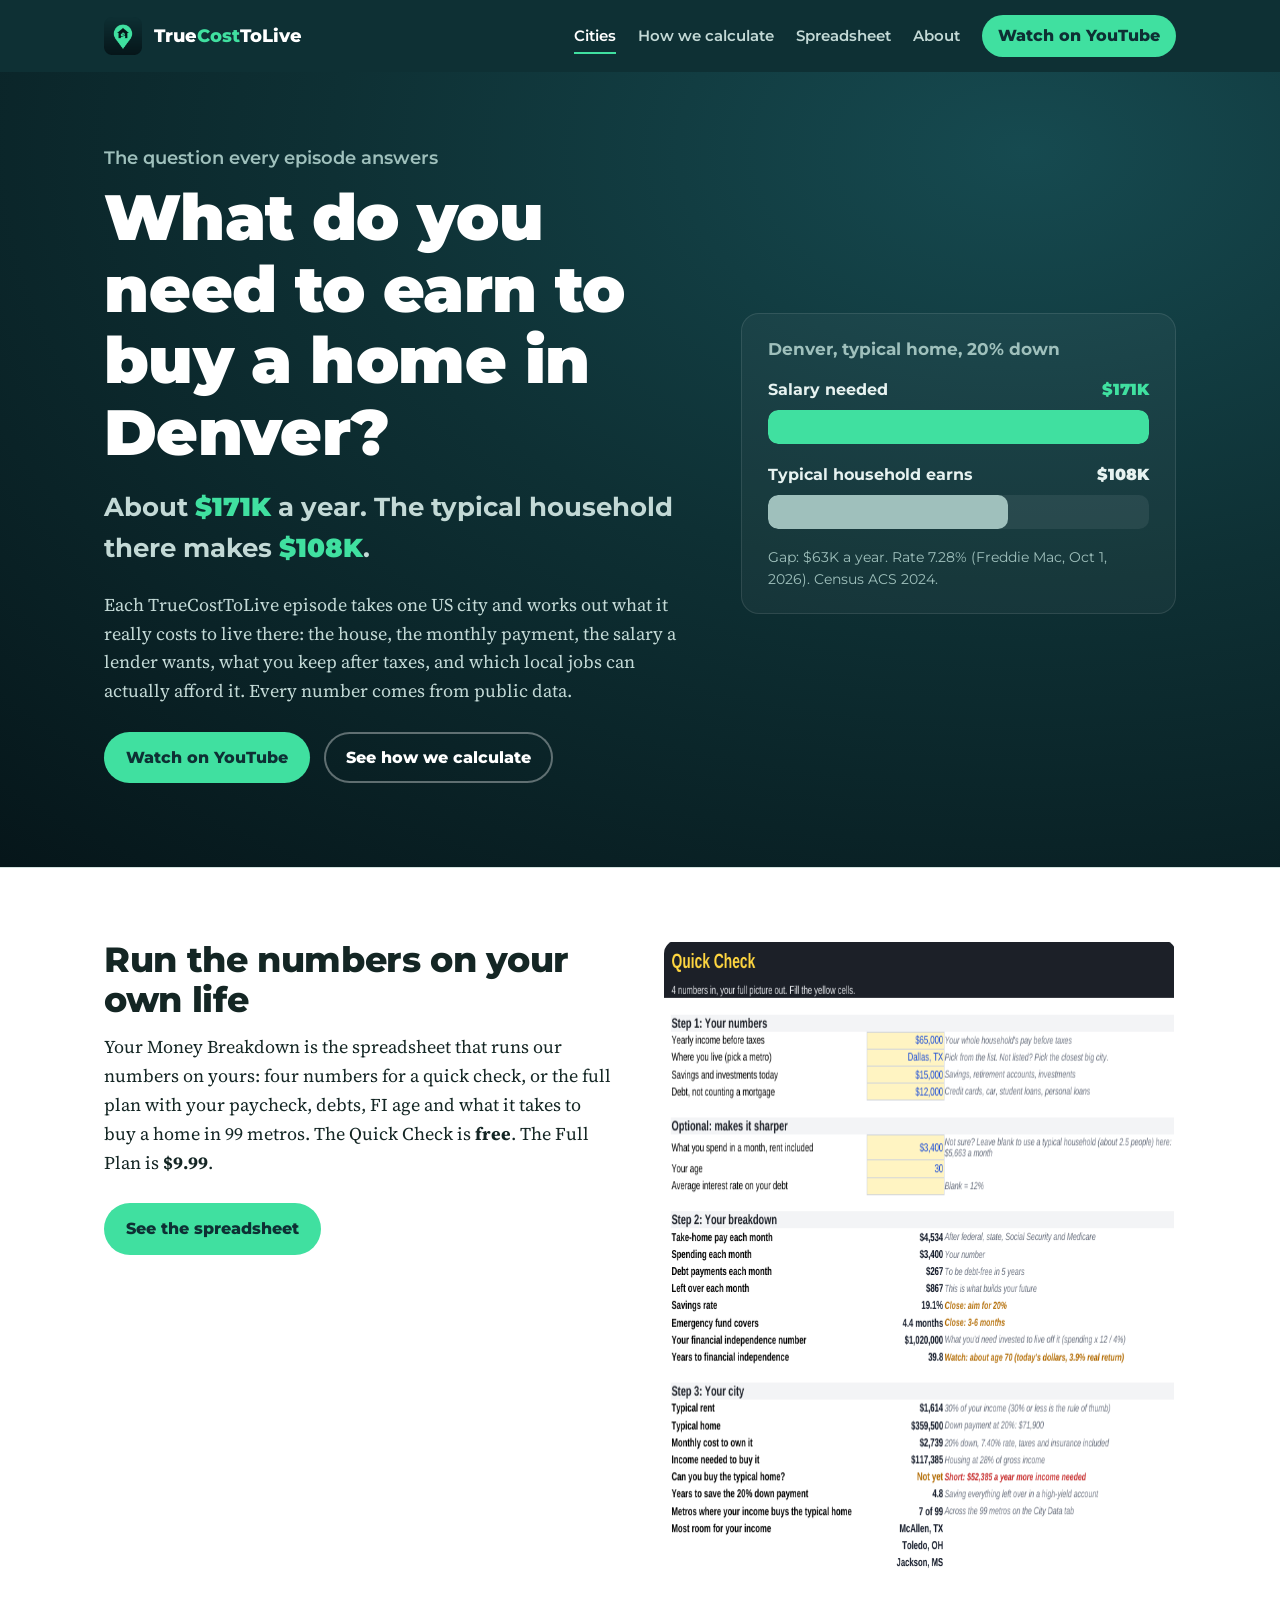
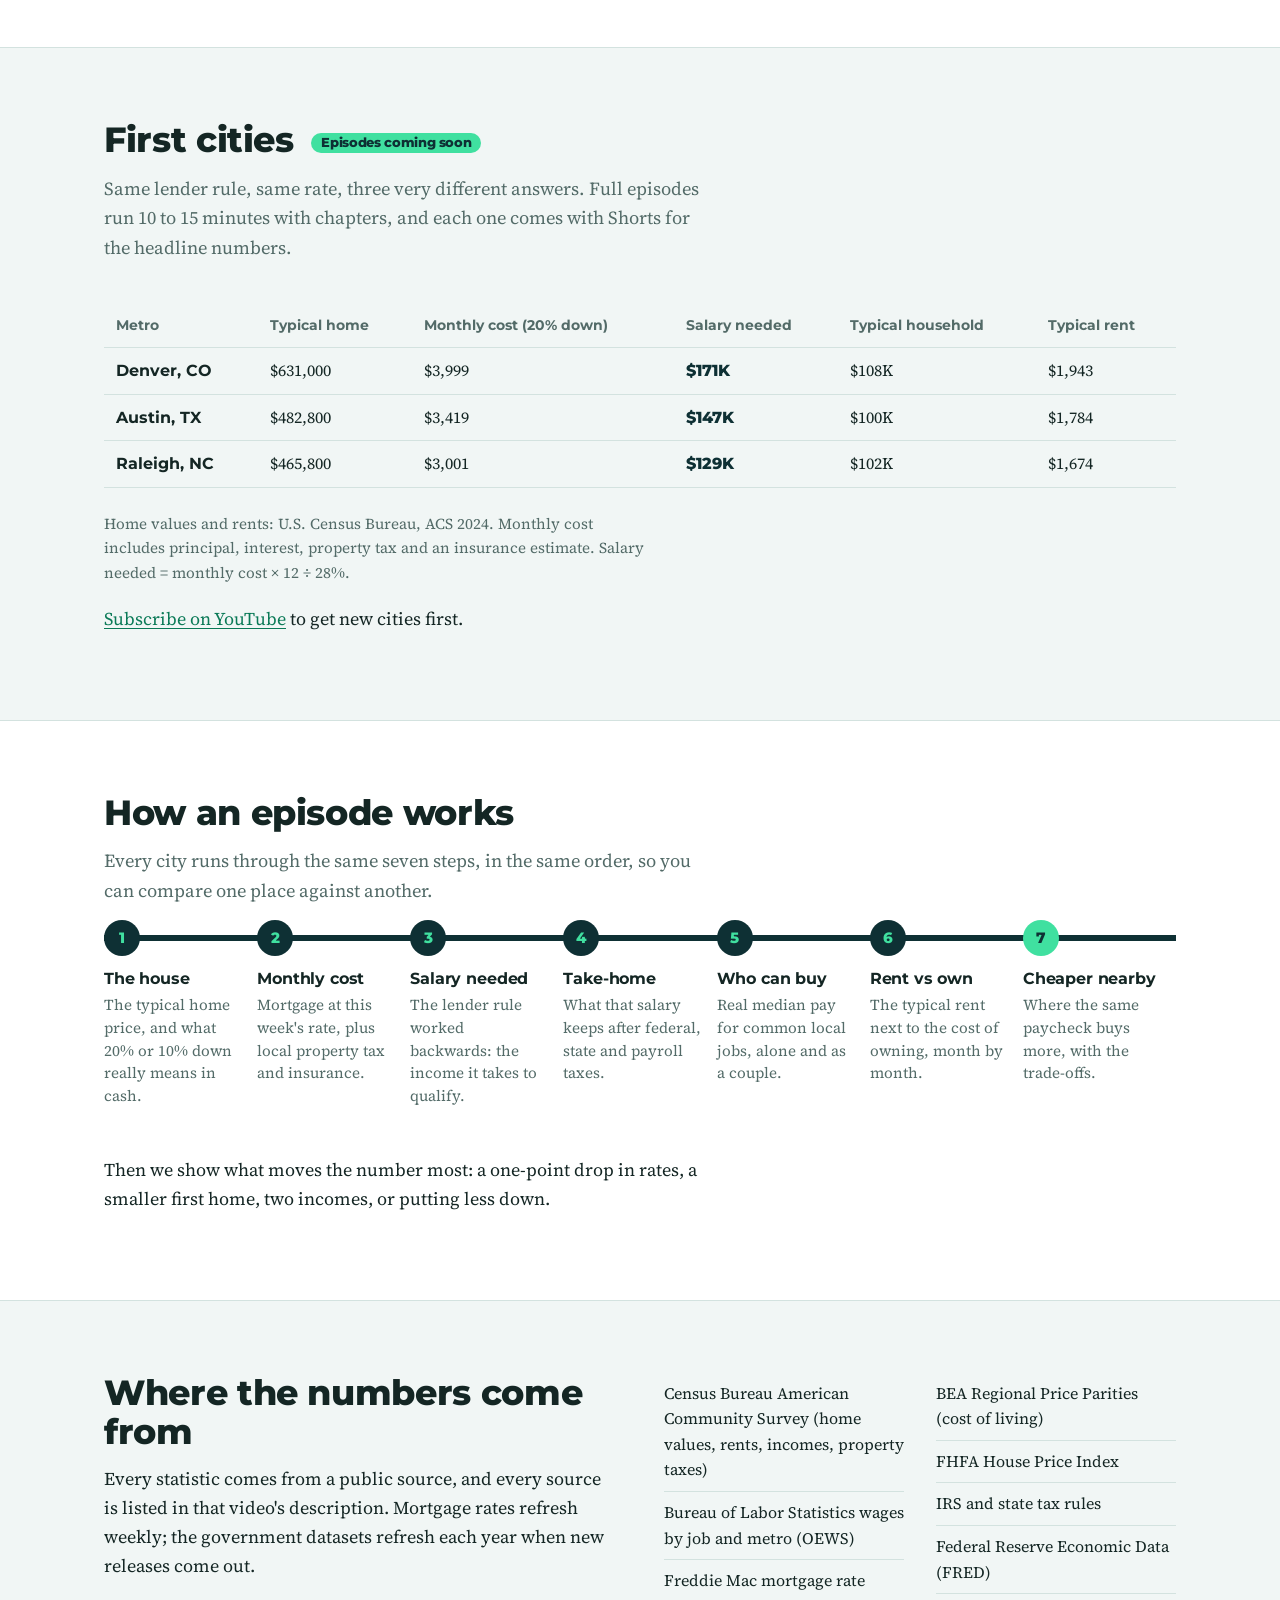
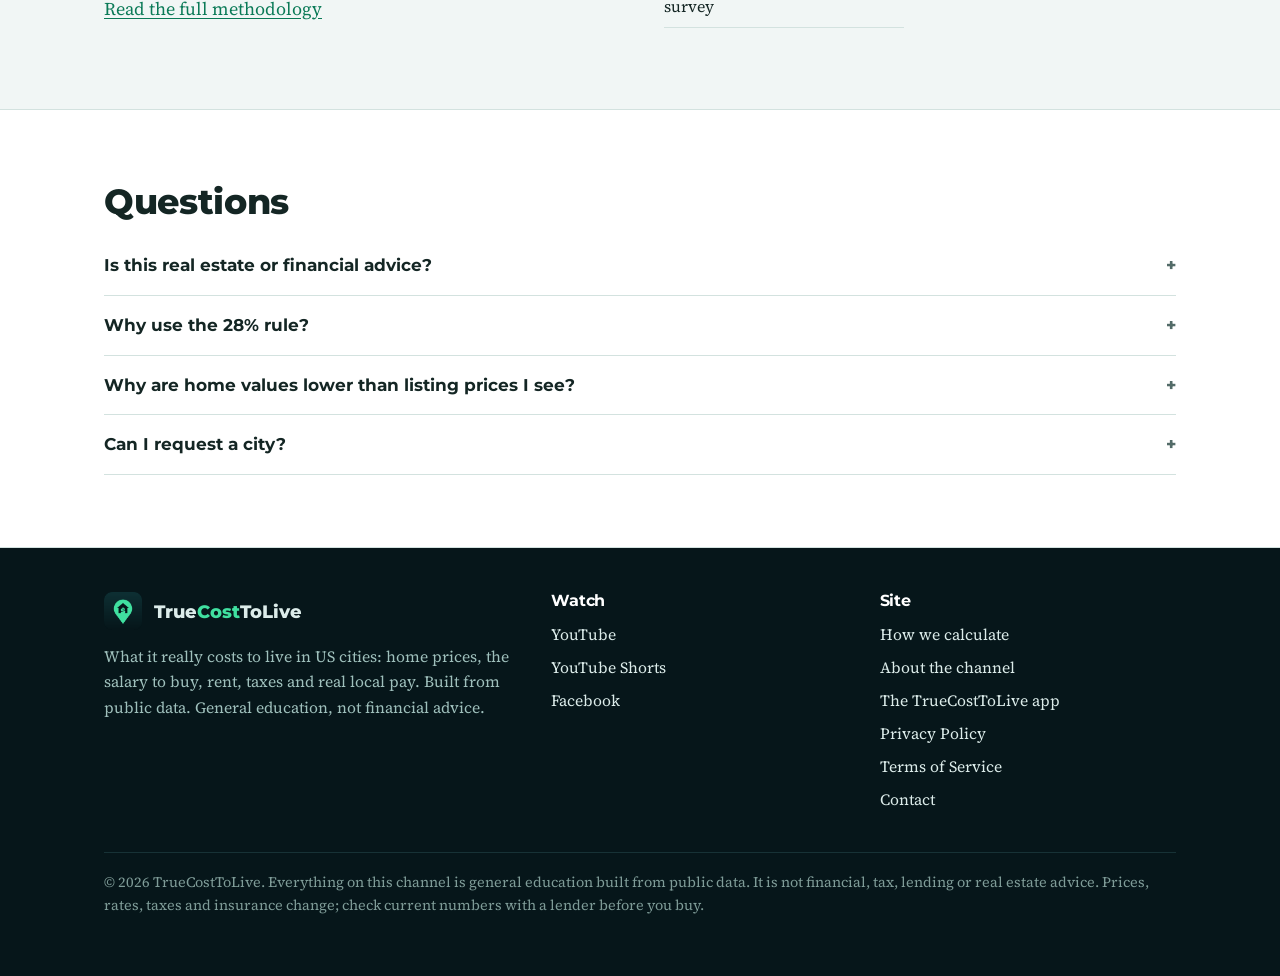
<file: index.html>
<!doctype html>
<html lang="en">
<head>
<meta charset="utf-8">
<meta name="viewport" content="width=device-width, initial-scale=1">
<title>TrueCostToLive: what it really costs to live there</title>
<meta name="description" content="The salary you need to buy a home, rent vs own, taxes and real local pay for US cities. Built from public data.">
<link rel="icon" href="favicon.ico" sizes="any">
<link rel="icon" type="image/png" sizes="32x32" href="assets/img/favicon-32.png">
<link rel="icon" type="image/png" sizes="512x512" href="assets/img/icon-512.png">
<link rel="apple-touch-icon" href="apple-touch-icon.png">
<meta name="theme-color" content="#0e3034">
<meta property="og:title" content="TrueCostToLive: what it really costs to live there">
<meta property="og:description" content="The salary you need to buy a home, rent vs own, taxes and real local pay for US cities. Built from public data.">
<meta property="og:image" content="https://tonydo2020.github.io/TrueCostToLive/assets/img/og-image.png">
<meta property="og:url" content="https://tonydo2020.github.io/TrueCostToLive/">
<meta property="og:type" content="website">
<meta name="twitter:card" content="summary_large_image">
<link rel="preconnect" href="https://fonts.googleapis.com">
<link rel="preconnect" href="https://fonts.gstatic.com" crossorigin>
<link href="https://fonts.googleapis.com/css2?family=Source+Serif+4:ital,opsz,wght@0,8..60,400;0,8..60,600;1,8..60,400&display=swap" rel="stylesheet">
<link rel="stylesheet" href="assets/site.css">
</head>
<body>
<a class="skip" href="#main">Skip to content</a>
<header class="site-head">
  <div class="wrap">
    <a class="brand" href="index.html"><img src="assets/img/icon-512.png" alt="" width="38" height="38"><span>True<b>Cost</b>ToLive</span></a>
    <nav class="nav" aria-label="Main"><a href="index.html" aria-current="page">Cities</a><a href="methodology.html">How we calculate</a><a href="planner.html">Spreadsheet</a><a href="about.html">About</a><a class="btn btn-gold" href="https://www.youtube.com/@truecosttolive">Watch on YouTube</a></nav>
  </div>
</header>
<main id="main">

<section class="hero">
  <div class="wrap">
    <div>
      <p class="ask">The question every episode answers</p>
      <h1>What do you need to earn to buy a home in Denver?</h1>
      <p class="answer">About <strong>$171K</strong> a year. The typical household there makes <strong>$108K</strong>.</p>
      <p>Each TrueCostToLive episode takes one US city and works out what it really costs to live there: the house, the monthly payment, the salary a lender wants, what you keep after taxes, and which local jobs can actually afford it. Every number comes from public data.</p>
      <div class="cta-row">
        <a class="btn btn-gold" href="https://www.youtube.com/@truecosttolive">Watch on YouTube</a>
        <a class="btn btn-ghost" href="methodology.html">See how we calculate</a>
      </div>
    </div>
    <div class="gap" role="img" aria-label="Bar chart: salary needed to buy the typical Denver home, $171,000, versus the typical household income, $108,000">
      <h2>Denver, typical home, 20% down</h2>
      <div class="row need"><div class="lab"><span>Salary needed</span><b>$171K</b></div><div class="track"><div class="fill"></div></div></div>
      <div class="row have"><div class="lab"><span>Typical household earns</span><b>$108K</b></div><div class="track"><div class="fill"></div></div></div>
      <p class="note-sm">Gap: $63K a year. Rate 7.28% (Freddie Mac, Oct 1, 2026). Census ACS 2024.</p>
    </div>
  </div>
</section>
<!-- planner -->
<section class="section alt">
  <div class="wrap two">
    <div>
      <h2>Run the numbers on your own life</h2>
      <p>Your Money Breakdown is the spreadsheet that runs our numbers on yours: four numbers for a quick check, or the full plan
      with your paycheck, debts, FI age and what it takes to buy a home in 99 metros. The Quick Check is <strong>free</strong>. The Full Plan is <strong>$9.99</strong>.</p>
      <div class="cta-row"><a class="btn btn-gold" href="planner.html">See the spreadsheet</a></div>
    </div>
    <div><img src="assets/img/planner-quick-check.png" alt="The spreadsheet's Quick Check tab" width="760" height="635" loading="lazy" style="border-radius:14px"></div>
  </div>
</section>
<!-- /planner -->

<section class="section">
  <div class="wrap">
    <h2>First cities <span class="soon">Episodes coming soon</span></h2>
    <p class="lede">Same lender rule, same rate, three very different answers. Full episodes run 10 to 15 minutes with chapters, and each one comes with Shorts for the headline numbers.</p>
    <div class="cities">
      <table class="table">
        <tr><th>Metro</th><th>Typical home</th><th>Monthly cost (20% down)</th><th>Salary needed</th><th>Typical household</th><th>Typical rent</th></tr>
        <tr><td>Denver, CO</td><td>$631,000</td><td>$3,999</td><td class="big">$171K</td><td>$108K</td><td>$1,943</td></tr><tr><td>Austin, TX</td><td>$482,800</td><td>$3,419</td><td class="big">$147K</td><td>$100K</td><td>$1,784</td></tr><tr><td>Raleigh, NC</td><td>$465,800</td><td>$3,001</td><td class="big">$129K</td><td>$102K</td><td>$1,674</td></tr>
      </table>
    </div>
    <p style="font-size:0.95rem;color:var(--slate)">Home values and rents: U.S. Census Bureau, ACS 2024. Monthly cost includes principal, interest, property tax and an insurance estimate. Salary needed = monthly cost × 12 ÷ 28%.</p>
    <p style="margin-top:20px"><a href="https://www.youtube.com/@truecosttolive">Subscribe on YouTube</a> to get new cities first.</p>
  </div>
</section>

<section class="section alt">
  <div class="wrap">
    <h2>How an episode works</h2>
    <p class="lede">Every city runs through the same seven steps, in the same order, so you can compare one place against another.</p>
    <ol class="steps"><li><h3>The house</h3><p>The typical home price, and what 20% or 10% down really means in cash.</p></li><li><h3>Monthly cost</h3><p>Mortgage at this week's rate, plus local property tax and insurance.</p></li><li><h3>Salary needed</h3><p>The lender rule worked backwards: the income it takes to qualify.</p></li><li><h3>Take-home</h3><p>What that salary keeps after federal, state and payroll taxes.</p></li><li><h3>Who can buy</h3><p>Real median pay for common local jobs, alone and as a couple.</p></li><li><h3>Rent vs own</h3><p>The typical rent next to the cost of owning, month by month.</p></li><li><h3>Cheaper nearby</h3><p>Where the same paycheck buys more, with the trade-offs.</p></li></ol>
    <p style="margin-top:34px">Then we show what moves the number most: a one-point drop in rates, a smaller first home, two incomes, or putting less down.</p>
  </div>
</section>

<section class="section">
  <div class="wrap two">
    <div>
      <h2>Where the numbers come from</h2>
      <p>Every statistic comes from a public source, and every source is listed in that video's description. Mortgage rates refresh weekly; the government datasets refresh each year when new releases come out.</p>
      <p><a href="methodology.html">Read the full methodology</a></p>
    </div>
    <ul class="sources">
      <li>Census Bureau American Community Survey (home values, rents, incomes, property taxes)</li>
      <li>Bureau of Labor Statistics wages by job and metro (OEWS)</li>
      <li>Freddie Mac mortgage rate survey</li>
      <li>BEA Regional Price Parities (cost of living)</li>
      <li>FHFA House Price Index</li>
      <li>IRS and state tax rules</li>
      <li>Federal Reserve Economic Data (FRED)</li>
    </ul>
  </div>
</section>

<section class="section alt">
  <div class="wrap">
    <h2>Questions</h2>
    <details><summary>Is this real estate or financial advice?</summary><p>No. It's general education: one clear way to run the numbers for a typical home in a typical situation. Your price, rate, credit, debts and taxes will differ, so check current numbers with a lender before you buy.</p></details>
    <details><summary>Why use the 28% rule?</summary><p>Many lenders look for your housing payment to stay under about 28% of your gross income, and your total debts under about 36%. It's a common yardstick, not a law, and some loans allow more. We show the math so you can plug in your own number.</p></details>
    <details><summary>Why are home values lower than listing prices I see?</summary><p>The Census figure is the typical value owners report for all homes, not just the ones for sale right now, and it lags today's market a little. Homes listed today in hot areas often cost more, so treat our numbers as a floor.</p></details>
    <details><summary>Can I request a city?</summary><p>Yes. Comment the city you want and the job you'd use to buy there on any episode. We cover the largest US metros first and update every city each year.</p></details>
  </div>
</section>

</main>
<footer class="site-foot">
  <div class="wrap">
    <div>
      <a class="brand" href="index.html"><img src="assets/img/icon-512.png" alt="" width="38" height="38"><span>True<b>Cost</b>ToLive</span></a>
      <p style="margin-top:14px">What it really costs to live in US cities: home prices, the salary to buy, rent, taxes and real local pay. Built from public data. General education, not financial advice.</p>
    </div>
    <div>
      <h3>Watch</h3>
      <ul>
        <li><a href="https://www.youtube.com/@truecosttolive">YouTube</a></li>
        <li><a href="https://www.youtube.com/@truecosttolive/shorts">YouTube Shorts</a></li>
        <li><a href="https://www.facebook.com/truecosttolive">Facebook</a></li>
      </ul>
    </div>
    <div>
      <h3>Site</h3>
      <ul>
        <li><a href="methodology.html">How we calculate</a></li>
        <li><a href="about.html">About the channel</a></li>
        <li><a href="about.html#app">The TrueCostToLive app</a></li>
        <li><a href="privacy-policy.html">Privacy Policy</a></li>
        <li><a href="terms-of-service.html">Terms of Service</a></li>
        <li><a href="mailto:truecosttolive@gmail.com">Contact</a></li>
      </ul>
    </div>
    <p class="fine">© 2026 TrueCostToLive. Everything on this channel is general education built from public data. It is not financial, tax, lending or real estate advice. Prices, rates, taxes and insurance change; check current numbers with a lender before you buy.</p>
  </div>
</footer>
</body>
</html>
</file>
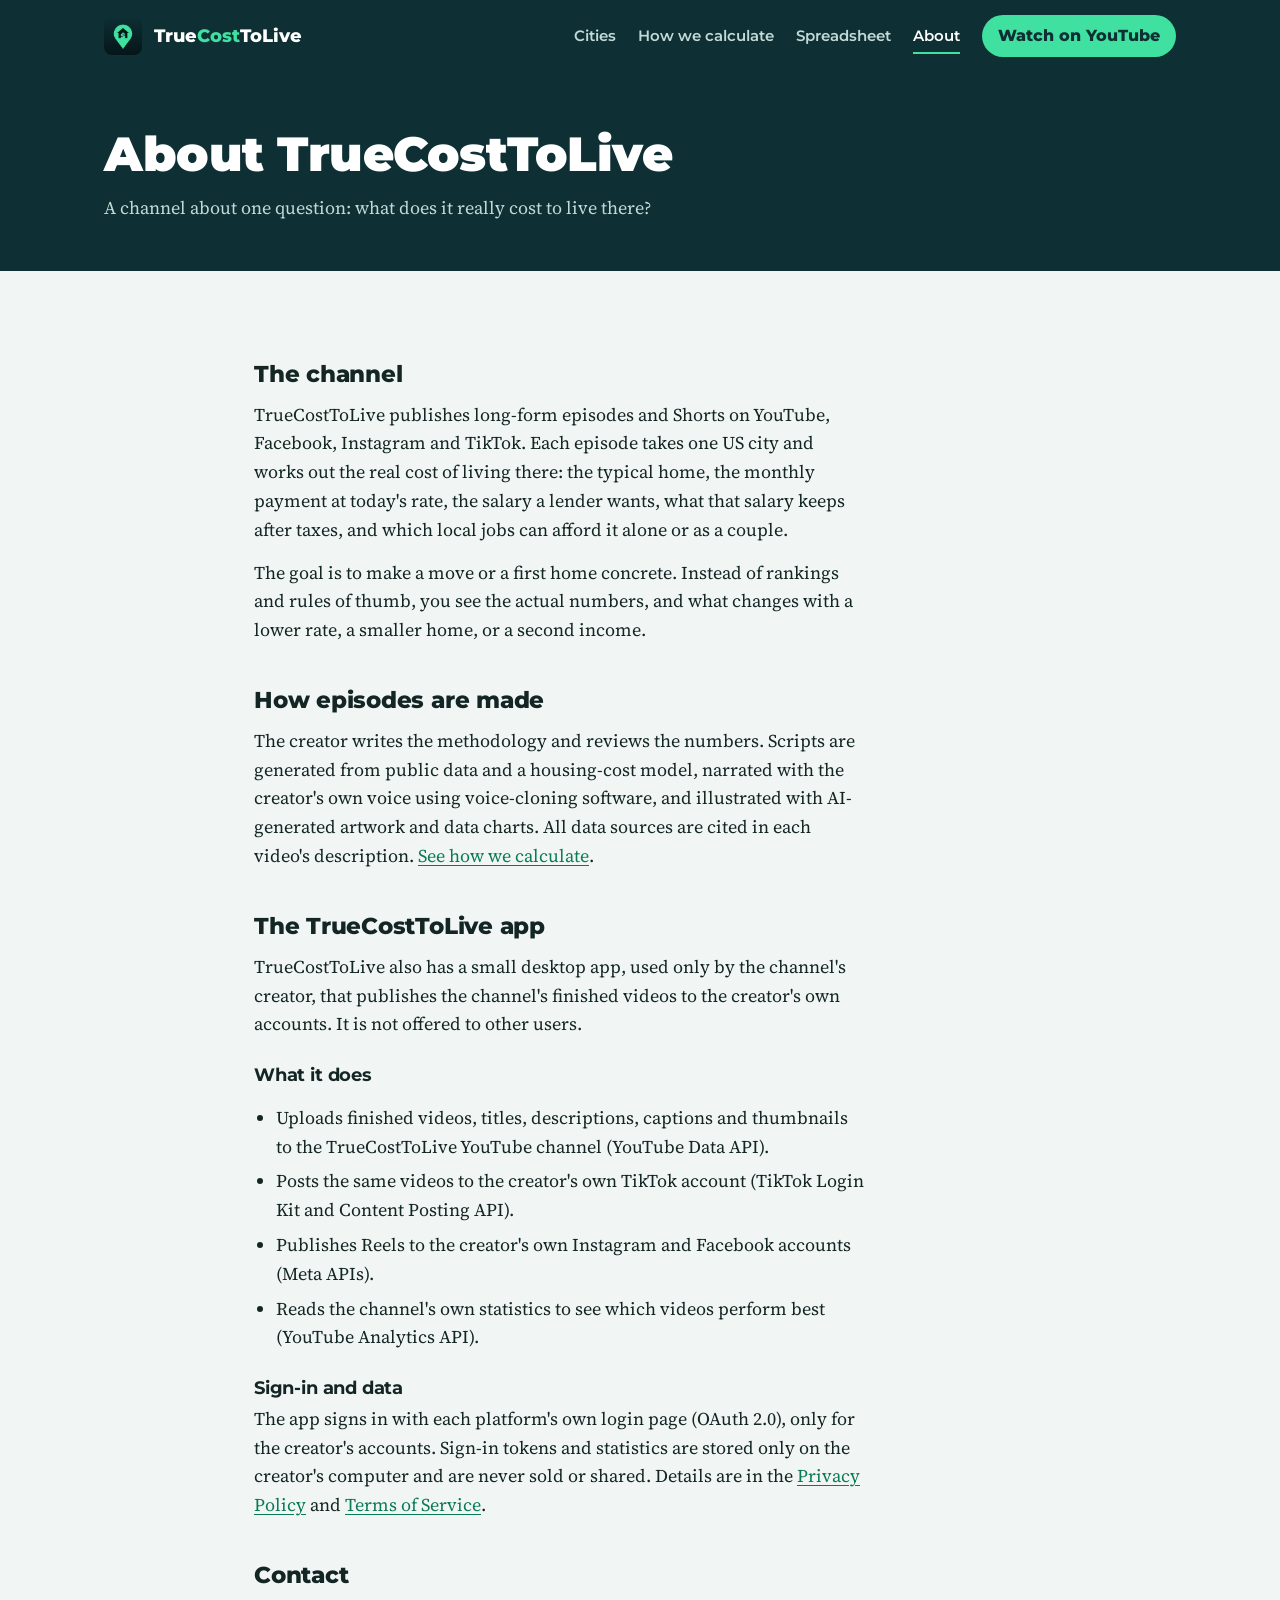
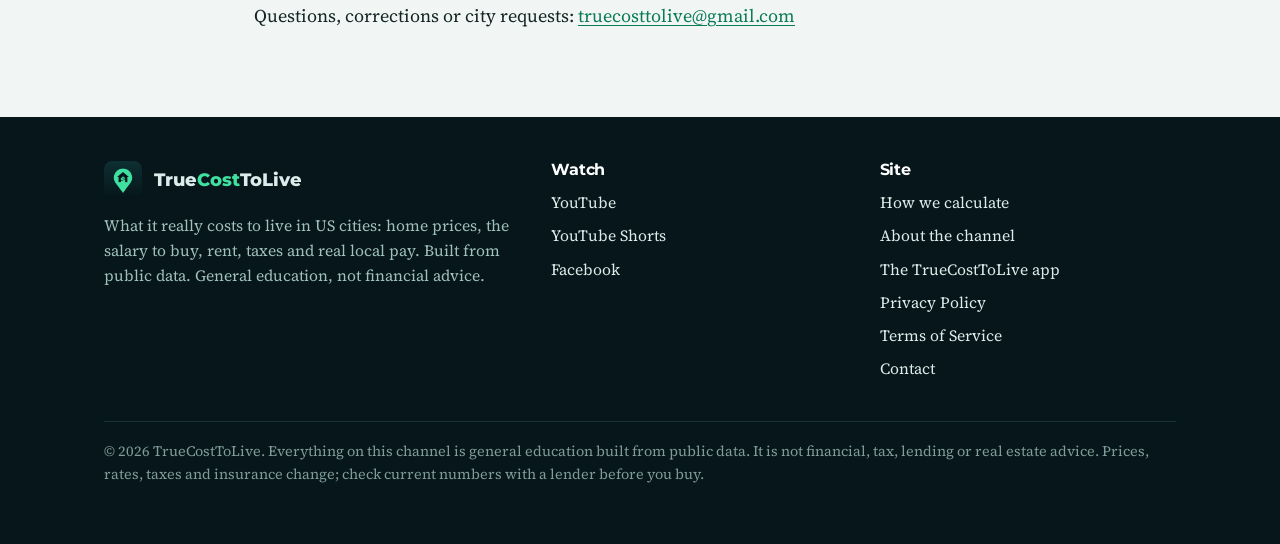
<file: about.html>
<!doctype html>
<html lang="en">
<head>
<meta charset="utf-8">
<meta name="viewport" content="width=device-width, initial-scale=1">
<title>About | TrueCostToLive</title>
<meta name="description" content="What TrueCostToLive is, how episodes are made, and the app that publishes them.">
<link rel="icon" href="favicon.ico" sizes="any">
<link rel="icon" type="image/png" sizes="32x32" href="assets/img/favicon-32.png">
<link rel="icon" type="image/png" sizes="512x512" href="assets/img/icon-512.png">
<link rel="apple-touch-icon" href="apple-touch-icon.png">
<meta name="theme-color" content="#0e3034">
<meta property="og:title" content="About | TrueCostToLive">
<meta property="og:description" content="What TrueCostToLive is, how episodes are made, and the app that publishes them.">
<meta property="og:image" content="https://tonydo2020.github.io/TrueCostToLive/assets/img/og-image.png">
<meta property="og:url" content="https://tonydo2020.github.io/TrueCostToLive/about.html">
<meta property="og:type" content="website">
<meta name="twitter:card" content="summary_large_image">
<link rel="preconnect" href="https://fonts.googleapis.com">
<link rel="preconnect" href="https://fonts.gstatic.com" crossorigin>
<link href="https://fonts.googleapis.com/css2?family=Source+Serif+4:ital,opsz,wght@0,8..60,400;0,8..60,600;1,8..60,400&display=swap" rel="stylesheet">
<link rel="stylesheet" href="assets/site.css">
</head>
<body>
<a class="skip" href="#main">Skip to content</a>
<header class="site-head">
  <div class="wrap">
    <a class="brand" href="index.html"><img src="assets/img/icon-512.png" alt="" width="38" height="38"><span>True<b>Cost</b>ToLive</span></a>
    <nav class="nav" aria-label="Main"><a href="index.html">Cities</a><a href="methodology.html">How we calculate</a><a href="planner.html">Spreadsheet</a><a href="about.html" aria-current="page">About</a><a class="btn btn-gold" href="https://www.youtube.com/@truecosttolive">Watch on YouTube</a></nav>
  </div>
</header>
<main id="main">

<section class="page-head"><div class="wrap"><h1>About TrueCostToLive</h1><p>A channel about one question: what does it really cost to live there?</p></div></section>
<section class="article"><div class="wrap">
<h2>The channel</h2>
<p>TrueCostToLive publishes long-form episodes and Shorts on YouTube, Facebook, Instagram and TikTok. Each episode takes one US city and works out the real cost of living there: the typical home, the monthly payment at today's rate, the salary a lender wants, what that salary keeps after taxes, and which local jobs can afford it alone or as a couple.</p>
<p>The goal is to make a move or a first home concrete. Instead of rankings and rules of thumb, you see the actual numbers, and what changes with a lower rate, a smaller home, or a second income.</p>

<h2>How episodes are made</h2>
<p>The creator writes the methodology and reviews the numbers. Scripts are generated from public data and a housing-cost model, narrated with the creator's own voice using voice-cloning software, and illustrated with AI-generated artwork and data charts. All data sources are cited in each video's description. <a href="methodology.html">See how we calculate</a>.</p>

<h2 id="app">The TrueCostToLive app</h2>
<p>TrueCostToLive also has a small desktop app, used only by the channel's creator, that publishes the channel's finished videos to the creator's own accounts. It is not offered to other users.</p>
<h3>What it does</h3>
<ul>
  <li>Uploads finished videos, titles, descriptions, captions and thumbnails to the TrueCostToLive YouTube channel (YouTube Data API).</li>
  <li>Posts the same videos to the creator's own TikTok account (TikTok Login Kit and Content Posting API).</li>
  <li>Publishes Reels to the creator's own Instagram and Facebook accounts (Meta APIs).</li>
  <li>Reads the channel's own statistics to see which videos perform best (YouTube Analytics API).</li>
</ul>
<h3>Sign-in and data</h3>
<p>The app signs in with each platform's own login page (OAuth 2.0), only for the creator's accounts. Sign-in tokens and statistics are stored only on the creator's computer and are never sold or shared. Details are in the <a href="privacy-policy.html">Privacy Policy</a> and <a href="terms-of-service.html">Terms of Service</a>.</p>

<h2>Contact</h2>
<p>Questions, corrections or city requests: <a href="mailto:truecosttolive@gmail.com">truecosttolive@gmail.com</a></p>
</div></section>

</main>
<footer class="site-foot">
  <div class="wrap">
    <div>
      <a class="brand" href="index.html"><img src="assets/img/icon-512.png" alt="" width="38" height="38"><span>True<b>Cost</b>ToLive</span></a>
      <p style="margin-top:14px">What it really costs to live in US cities: home prices, the salary to buy, rent, taxes and real local pay. Built from public data. General education, not financial advice.</p>
    </div>
    <div>
      <h3>Watch</h3>
      <ul>
        <li><a href="https://www.youtube.com/@truecosttolive">YouTube</a></li>
        <li><a href="https://www.youtube.com/@truecosttolive/shorts">YouTube Shorts</a></li>
        <li><a href="https://www.facebook.com/truecosttolive">Facebook</a></li>
      </ul>
    </div>
    <div>
      <h3>Site</h3>
      <ul>
        <li><a href="methodology.html">How we calculate</a></li>
        <li><a href="about.html">About the channel</a></li>
        <li><a href="about.html#app">The TrueCostToLive app</a></li>
        <li><a href="privacy-policy.html">Privacy Policy</a></li>
        <li><a href="terms-of-service.html">Terms of Service</a></li>
        <li><a href="mailto:truecosttolive@gmail.com">Contact</a></li>
      </ul>
    </div>
    <p class="fine">© 2026 TrueCostToLive. Everything on this channel is general education built from public data. It is not financial, tax, lending or real estate advice. Prices, rates, taxes and insurance change; check current numbers with a lender before you buy.</p>
  </div>
</footer>
</body>
</html>
</file>
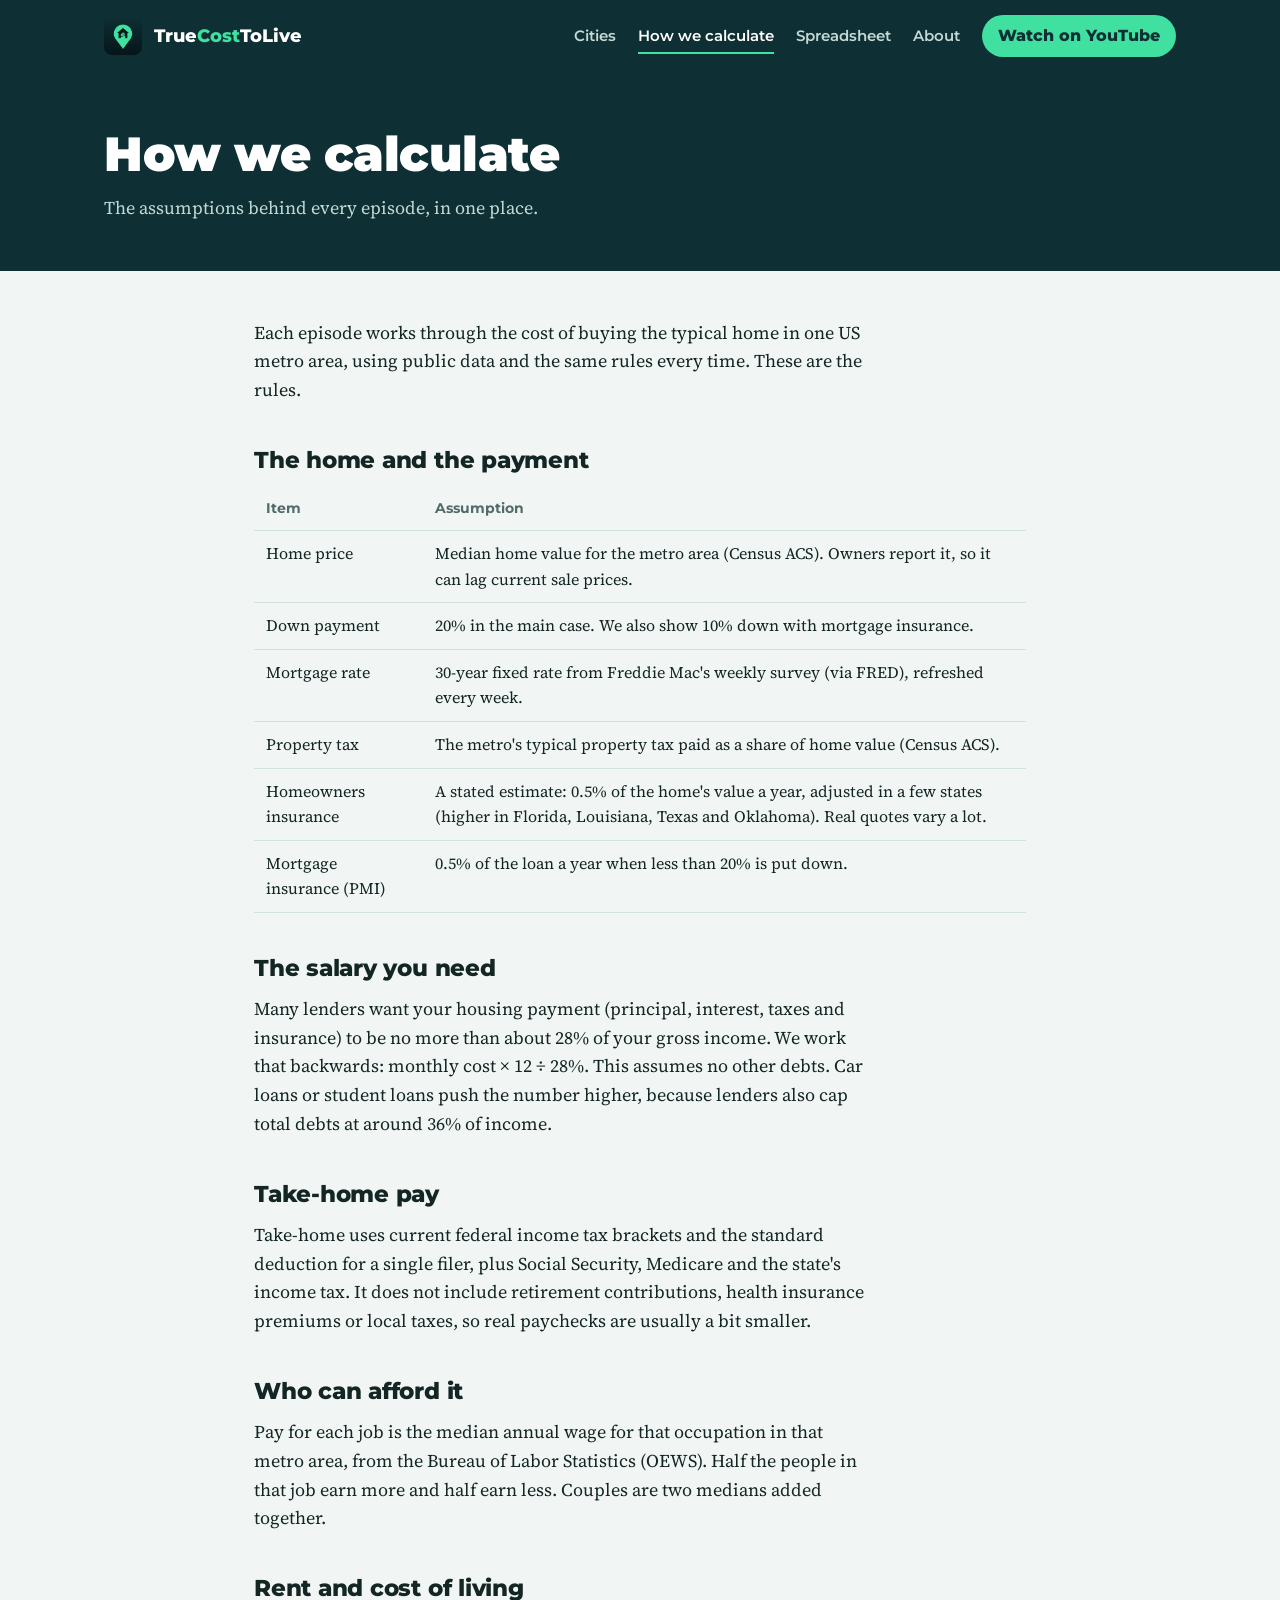
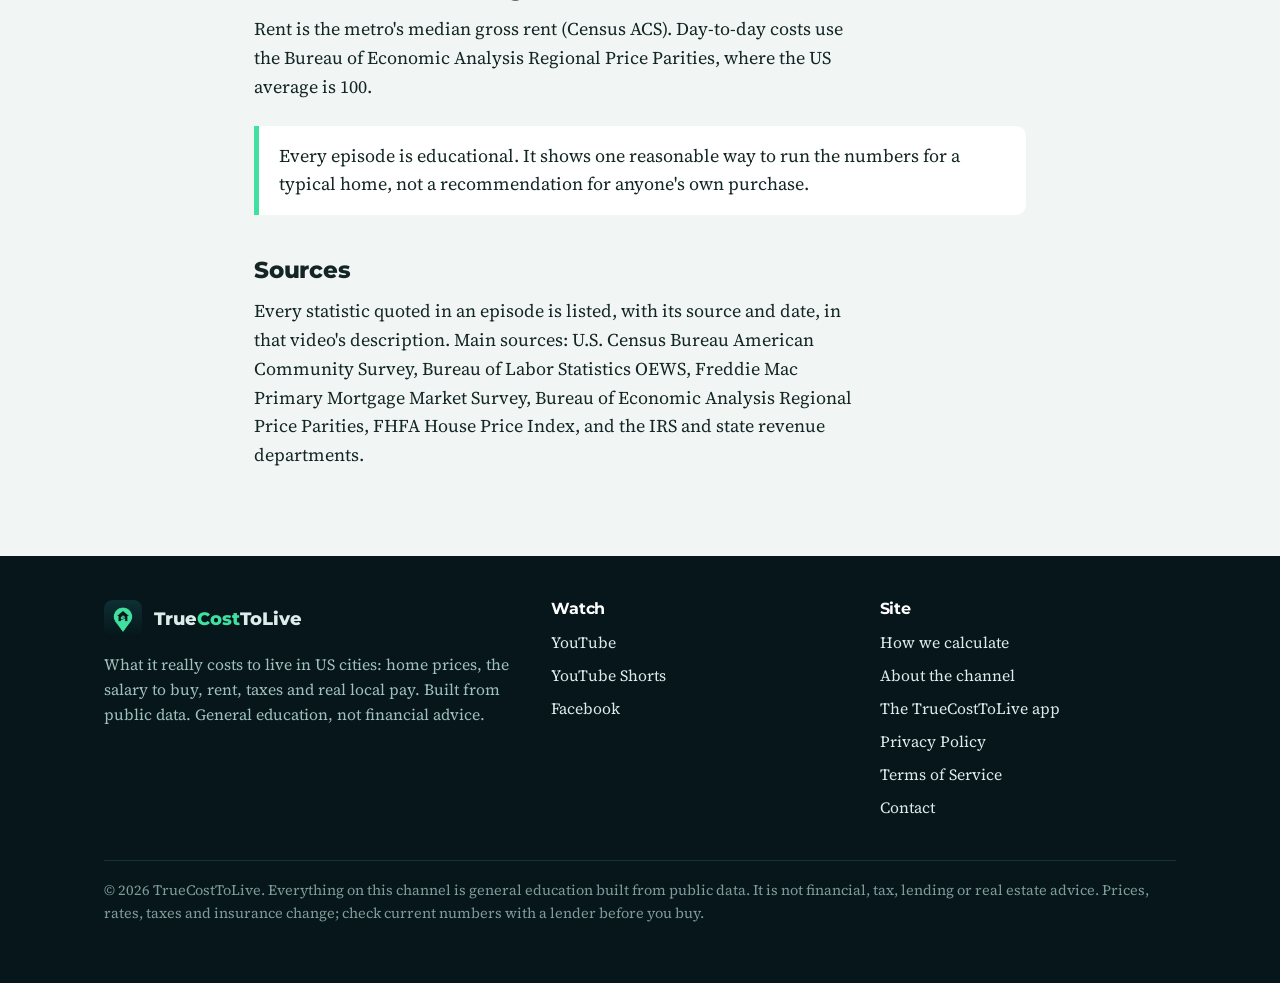
<file: methodology.html>
<!doctype html>
<html lang="en">
<head>
<meta charset="utf-8">
<meta name="viewport" content="width=device-width, initial-scale=1">
<title>How we calculate | TrueCostToLive</title>
<meta name="description" content="The assumptions behind every TrueCostToLive episode: home prices, rates, property tax, insurance, the 28% rule, taxes and local pay.">
<link rel="icon" href="favicon.ico" sizes="any">
<link rel="icon" type="image/png" sizes="32x32" href="assets/img/favicon-32.png">
<link rel="icon" type="image/png" sizes="512x512" href="assets/img/icon-512.png">
<link rel="apple-touch-icon" href="apple-touch-icon.png">
<meta name="theme-color" content="#0e3034">
<meta property="og:title" content="How we calculate | TrueCostToLive">
<meta property="og:description" content="The assumptions behind every TrueCostToLive episode: home prices, rates, property tax, insurance, the 28% rule, taxes and local pay.">
<meta property="og:image" content="https://tonydo2020.github.io/TrueCostToLive/assets/img/og-image.png">
<meta property="og:url" content="https://tonydo2020.github.io/TrueCostToLive/methodology.html">
<meta property="og:type" content="website">
<meta name="twitter:card" content="summary_large_image">
<link rel="preconnect" href="https://fonts.googleapis.com">
<link rel="preconnect" href="https://fonts.gstatic.com" crossorigin>
<link href="https://fonts.googleapis.com/css2?family=Source+Serif+4:ital,opsz,wght@0,8..60,400;0,8..60,600;1,8..60,400&display=swap" rel="stylesheet">
<link rel="stylesheet" href="assets/site.css">
</head>
<body>
<a class="skip" href="#main">Skip to content</a>
<header class="site-head">
  <div class="wrap">
    <a class="brand" href="index.html"><img src="assets/img/icon-512.png" alt="" width="38" height="38"><span>True<b>Cost</b>ToLive</span></a>
    <nav class="nav" aria-label="Main"><a href="index.html">Cities</a><a href="methodology.html" aria-current="page">How we calculate</a><a href="planner.html">Spreadsheet</a><a href="about.html">About</a><a class="btn btn-gold" href="https://www.youtube.com/@truecosttolive">Watch on YouTube</a></nav>
  </div>
</header>
<main id="main">

<section class="page-head"><div class="wrap"><h1>How we calculate</h1><p>The assumptions behind every episode, in one place.</p></div></section>
<section class="article"><div class="wrap">
<p>Each episode works through the cost of buying the typical home in one US metro area, using public data and the same rules every time. These are the rules.</p>

<h2>The home and the payment</h2>
<table class="table">
  <tr><th>Item</th><th>Assumption</th></tr>
  <tr><td>Home price</td><td>Median home value for the metro area (Census ACS). Owners report it, so it can lag current sale prices.</td></tr>
  <tr><td>Down payment</td><td>20% in the main case. We also show 10% down with mortgage insurance.</td></tr>
  <tr><td>Mortgage rate</td><td>30-year fixed rate from Freddie Mac's weekly survey (via FRED), refreshed every week.</td></tr>
  <tr><td>Property tax</td><td>The metro's typical property tax paid as a share of home value (Census ACS).</td></tr>
  <tr><td>Homeowners insurance</td><td>A stated estimate: 0.5% of the home's value a year, adjusted in a few states (higher in Florida, Louisiana, Texas and Oklahoma). Real quotes vary a lot.</td></tr>
  <tr><td>Mortgage insurance (PMI)</td><td>0.5% of the loan a year when less than 20% is put down.</td></tr>
</table>

<h2>The salary you need</h2>
<p>Many lenders want your housing payment (principal, interest, taxes and insurance) to be no more than about 28% of your gross income. We work that backwards: monthly cost × 12 ÷ 28%. This assumes no other debts. Car loans or student loans push the number higher, because lenders also cap total debts at around 36% of income.</p>

<h2>Take-home pay</h2>
<p>Take-home uses current federal income tax brackets and the standard deduction for a single filer, plus Social Security, Medicare and the state's income tax. It does not include retirement contributions, health insurance premiums or local taxes, so real paychecks are usually a bit smaller.</p>

<h2>Who can afford it</h2>
<p>Pay for each job is the median annual wage for that occupation in that metro area, from the Bureau of Labor Statistics (OEWS). Half the people in that job earn more and half earn less. Couples are two medians added together.</p>

<h2>Rent and cost of living</h2>
<p>Rent is the metro's median gross rent (Census ACS). Day-to-day costs use the Bureau of Economic Analysis Regional Price Parities, where the US average is 100.</p>

<div class="note">Every episode is educational. It shows one reasonable way to run the numbers for a typical home, not a recommendation for anyone's own purchase.</div>

<h2>Sources</h2>
<p>Every statistic quoted in an episode is listed, with its source and date, in that video's description. Main sources: U.S. Census Bureau American Community Survey, Bureau of Labor Statistics OEWS, Freddie Mac Primary Mortgage Market Survey, Bureau of Economic Analysis Regional Price Parities, FHFA House Price Index, and the IRS and state revenue departments.</p>
</div></section>

</main>
<footer class="site-foot">
  <div class="wrap">
    <div>
      <a class="brand" href="index.html"><img src="assets/img/icon-512.png" alt="" width="38" height="38"><span>True<b>Cost</b>ToLive</span></a>
      <p style="margin-top:14px">What it really costs to live in US cities: home prices, the salary to buy, rent, taxes and real local pay. Built from public data. General education, not financial advice.</p>
    </div>
    <div>
      <h3>Watch</h3>
      <ul>
        <li><a href="https://www.youtube.com/@truecosttolive">YouTube</a></li>
        <li><a href="https://www.youtube.com/@truecosttolive/shorts">YouTube Shorts</a></li>
        <li><a href="https://www.facebook.com/truecosttolive">Facebook</a></li>
      </ul>
    </div>
    <div>
      <h3>Site</h3>
      <ul>
        <li><a href="methodology.html">How we calculate</a></li>
        <li><a href="about.html">About the channel</a></li>
        <li><a href="about.html#app">The TrueCostToLive app</a></li>
        <li><a href="privacy-policy.html">Privacy Policy</a></li>
        <li><a href="terms-of-service.html">Terms of Service</a></li>
        <li><a href="mailto:truecosttolive@gmail.com">Contact</a></li>
      </ul>
    </div>
    <p class="fine">© 2026 TrueCostToLive. Everything on this channel is general education built from public data. It is not financial, tax, lending or real estate advice. Prices, rates, taxes and insurance change; check current numbers with a lender before you buy.</p>
  </div>
</footer>
</body>
</html>
</file>
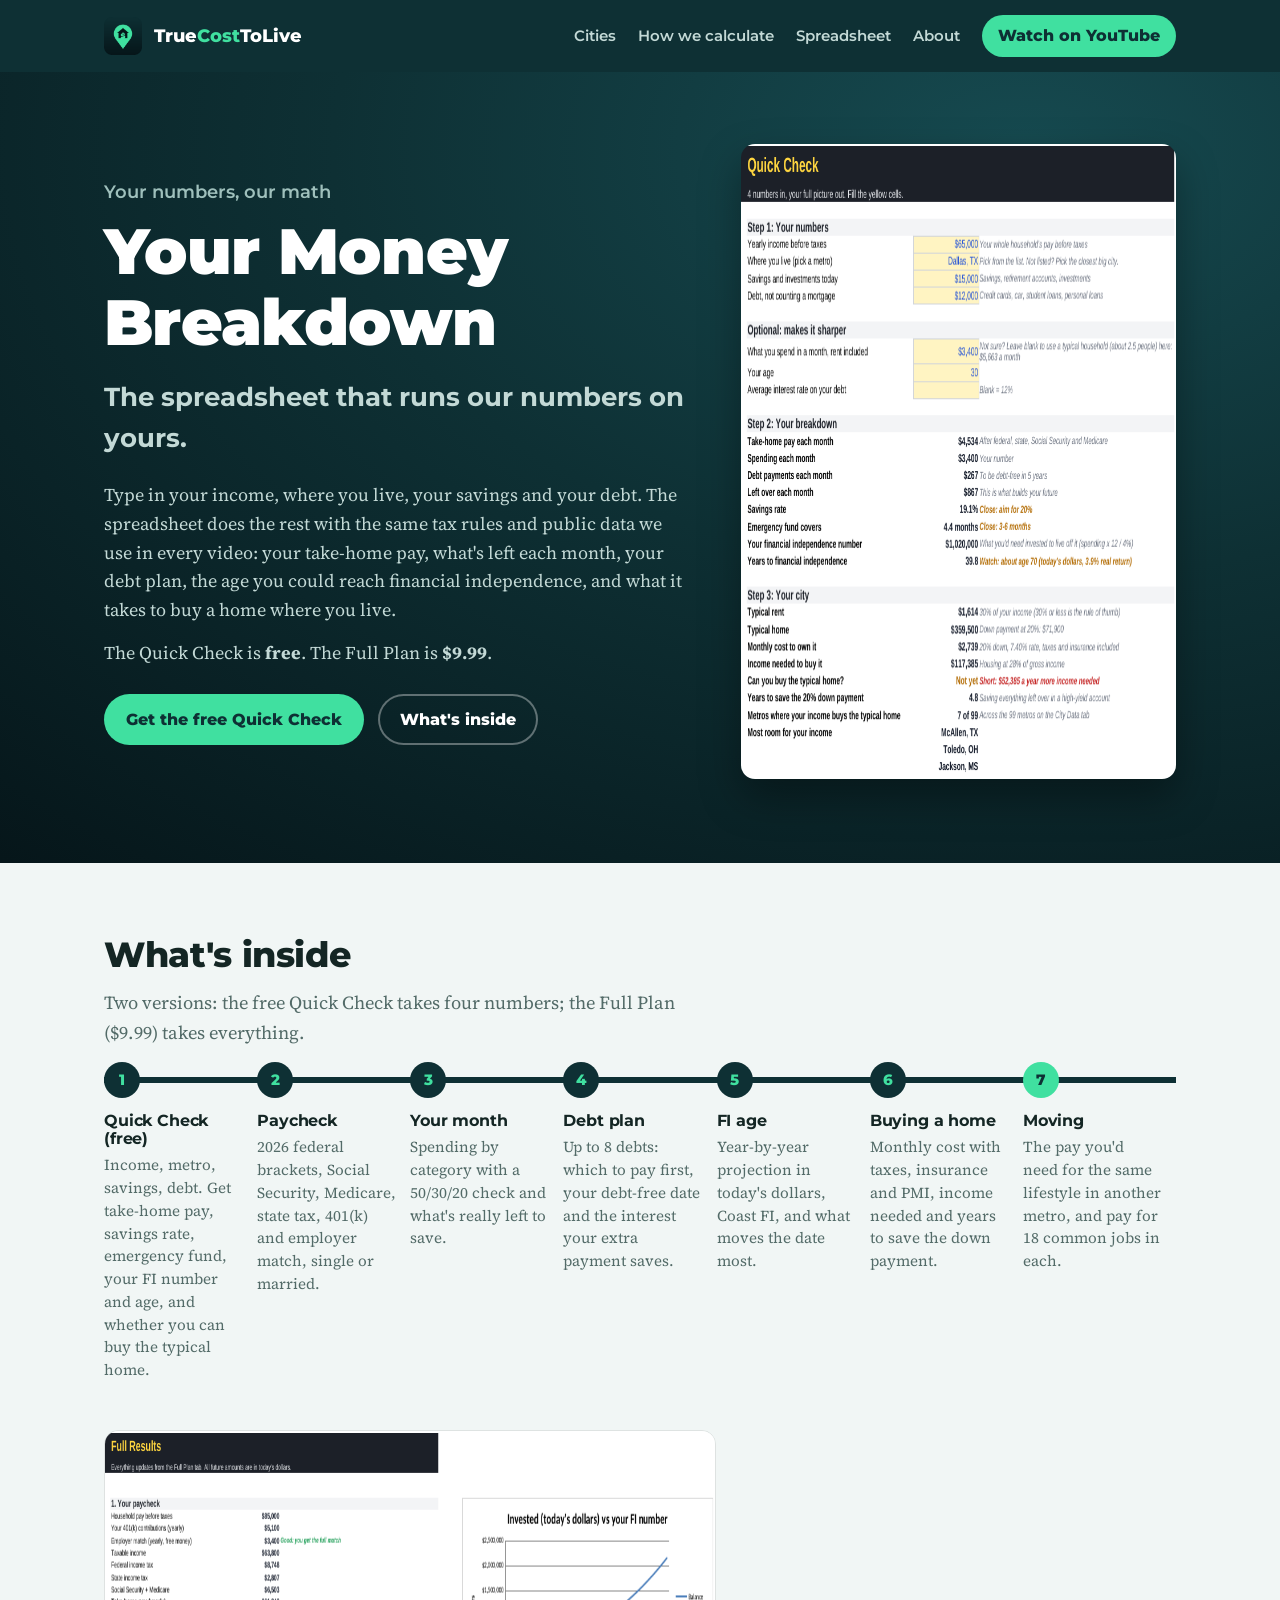
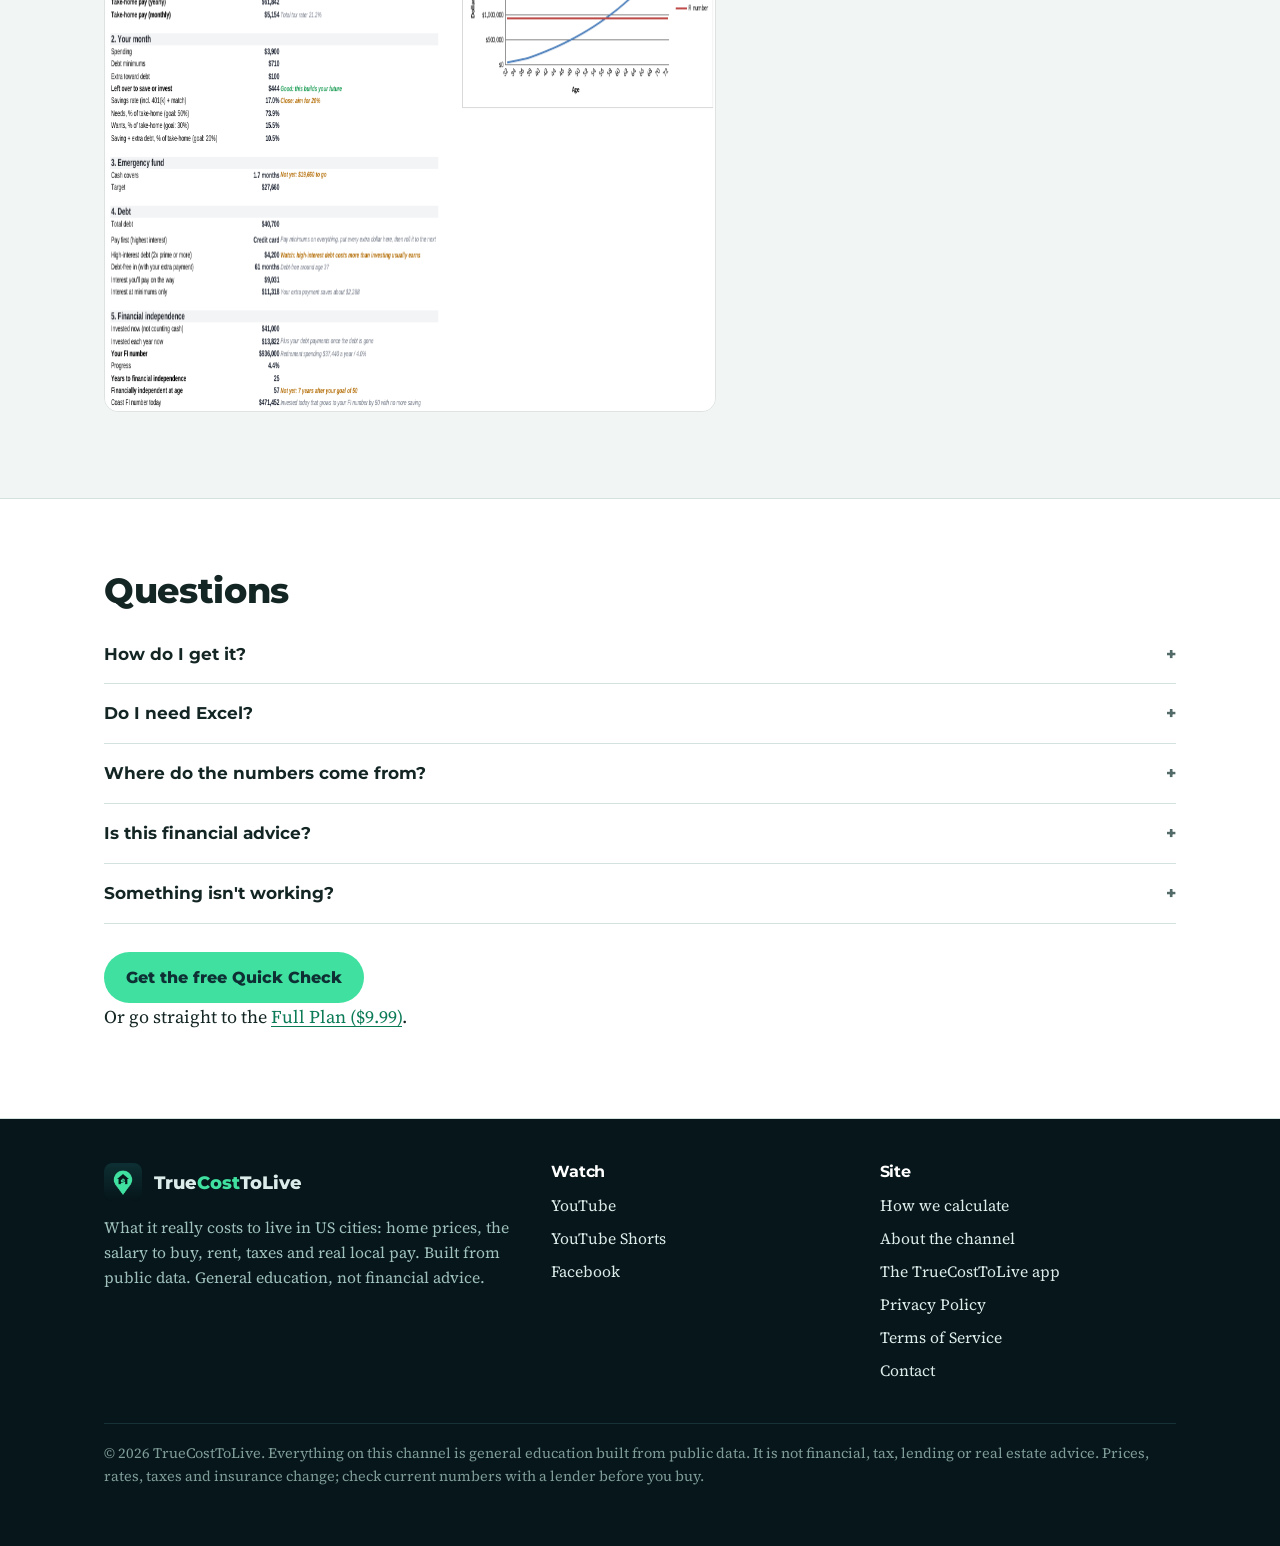
<file: planner.html>
<!doctype html>
<html lang="en">
<head>
<meta charset="utf-8">
<meta name="viewport" content="width=device-width, initial-scale=1">
<title>Your Money Breakdown spreadsheet | TrueCostToLive</title>
<meta name="description" content="Run the same math as our videos on your own numbers: take-home pay, debt plan, the age you could reach financial independence, and what it takes to buy a home in 99 US metros. Google Sheets and Excel.">
<link rel="icon" href="favicon.ico" sizes="any">
<link rel="icon" type="image/png" sizes="32x32" href="assets/img/favicon-32.png">
<link rel="icon" type="image/png" sizes="512x512" href="assets/img/icon-512.png">
<link rel="apple-touch-icon" href="apple-touch-icon.png">
<meta name="theme-color" content="#0e3034">
<meta property="og:title" content="Your Money Breakdown spreadsheet">
<meta property="og:description" content="Run the same math as our videos on your own numbers: take-home pay, debt plan, the age you could reach financial independence, and what it takes to buy a home in 99 US metros. Google Sheets and Excel.">
<meta property="og:image" content="https://tonydo2020.github.io/TrueCostToLive/assets/img/og-image.png">
<meta property="og:url" content="https://tonydo2020.github.io/TrueCostToLive/planner.html">
<meta property="og:type" content="website">
<meta name="twitter:card" content="summary_large_image">
<link rel="preconnect" href="https://fonts.googleapis.com">
<link rel="preconnect" href="https://fonts.gstatic.com" crossorigin>
<link href="https://fonts.googleapis.com/css2?family=Source+Serif+4:ital,opsz,wght@0,8..60,400;0,8..60,600;1,8..60,400&display=swap" rel="stylesheet">
<link rel="stylesheet" href="assets/site.css">
</head>
<body>
<a class="skip" href="#main">Skip to content</a>
<header class="site-head">
  <div class="wrap">
    <a class="brand" href="index.html"><img src="assets/img/icon-512.png" alt="" width="38" height="38"><span>True<b>Cost</b>ToLive</span></a>
    <nav class="nav" aria-label="Main"><a href="index.html">Cities</a><a href="methodology.html">How we calculate</a><a href="planner.html">Spreadsheet</a><a href="about.html">About</a><a class="btn btn-gold" href="https://www.youtube.com/@truecosttolive">Watch on YouTube</a></nav>
  </div>
</header>
<main id="main">

<section class="hero">
  <div class="wrap">
    <div>
      <p class="ask">Your numbers, our math</p>
      <h1>Your Money Breakdown</h1>
      <p class="answer">The spreadsheet that runs our numbers on yours.</p>
      <p>Type in your income, where you live, your savings and your debt. The spreadsheet does the rest with the same
      tax rules and public data we use in every video: your take-home pay, what's left each month, your debt plan,
      the age you could reach financial independence, and what it takes to buy a home where you live.</p>
      <p>The Quick Check is <strong>free</strong>. The Full Plan is <strong>$9.99</strong>.</p>
      <div class="cta-row"><a class="btn btn-gold" href="https://beacons.ai/financesbreakdown">Get the free Quick Check</a><a class="btn btn-ghost" href="#inside">What's inside</a></div>
    </div>
    <div><img src="assets/img/planner-quick-check.png" alt="The Quick Check tab: four inputs and a full breakdown" width="760" height="635" loading="lazy" style="border-radius:14px;box-shadow:0 18px 40px rgba(0,0,0,.35)"></div>
  </div>
</section>

<section class="section" id="inside">
  <div class="wrap">
    <h2>What's inside</h2>
    <p class="lede">Two versions: the free Quick Check takes four numbers; the Full Plan ($9.99) takes everything.</p>
    <ol class="steps">
      <li><h3>Quick Check (free)</h3><p>Income, metro, savings, debt. Get take-home pay, savings rate, emergency fund, your FI number and age, and whether you can buy the typical home.</p></li>
      <li><h3>Paycheck</h3><p>2026 federal brackets, Social Security, Medicare, state tax, 401(k) and employer match, single or married.</p></li>
      <li><h3>Your month</h3><p>Spending by category with a 50/30/20 check and what's really left to save.</p></li>
      <li><h3>Debt plan</h3><p>Up to 8 debts: which to pay first, your debt-free date and the interest your extra payment saves.</p></li>
      <li><h3>FI age</h3><p>Year-by-year projection in today's dollars, Coast FI, and what moves the date most.</p></li>
      <li><h3>Buying a home</h3><p>Monthly cost with taxes, insurance and PMI, income needed and years to save the down payment.</p></li>
      <li><h3>Moving</h3><p>The pay you'd need for the same lifestyle in another metro, and pay for 18 common jobs in each.</p></li>
    </ol>
    <p style="margin-top:34px"><img src="assets/img/planner-full-results.png" alt="The Full Results tab with the projection chart" width="1023" height="582" loading="lazy" style="border-radius:14px;border:1px solid rgba(0,0,0,.08)"></p>
  </div>
</section>

<section class="section alt">
  <div class="wrap">
    <h2>Questions</h2>
    <details><summary>How do I get it?</summary><p>On our Beacons page: the Quick Check is free (just your email), the Full Plan is $9.99. Either way you get a short PDF with a "Make my copy" button for Google Sheets, plus the Excel file, by email. Your copy is private to you.</p></details>
    <details><summary>Do I need Excel?</summary><p>No. A free Google account works. Excel works too.</p></details>
    <details><summary>Where do the numbers come from?</summary><p>US Census ACS (home values, rent, incomes, property tax), BLS wage data, BEA price levels, FHFA home prices, the Freddie Mac mortgage rate and IRS 2026 tax tables. Every assumption is on its own tab, and you can change any of them.</p></details>
    <details><summary>Is this financial advice?</summary><p>No. It's an educational calculator. Taxes are simplified and returns are assumptions, not promises. Check big decisions with a qualified professional.</p></details>
    <details><summary>Something isn't working?</summary><p>Email <a href="mailto:truecosttolive@gmail.com">truecosttolive@gmail.com</a> and we'll make it right.</p></details>
    <div class="cta-row" style="margin-top:28px"><a class="btn btn-gold" href="https://beacons.ai/financesbreakdown">Get the free Quick Check</a></div><p>Or go straight to the <a href="https://beacons.ai/financesbreakdown">Full Plan ($9.99)</a>.</p>
  </div>
</section>

</main>
<footer class="site-foot">
  <div class="wrap">
    <div>
      <a class="brand" href="index.html"><img src="assets/img/icon-512.png" alt="" width="38" height="38"><span>True<b>Cost</b>ToLive</span></a>
      <p style="margin-top:14px">What it really costs to live in US cities: home prices, the salary to buy, rent, taxes and real local pay. Built from public data. General education, not financial advice.</p>
    </div>
    <div>
      <h3>Watch</h3>
      <ul>
        <li><a href="https://www.youtube.com/@truecosttolive">YouTube</a></li>
        <li><a href="https://www.youtube.com/@truecosttolive/shorts">YouTube Shorts</a></li>
        <li><a href="https://www.facebook.com/truecosttolive">Facebook</a></li>
      </ul>
    </div>
    <div>
      <h3>Site</h3>
      <ul>
        <li><a href="methodology.html">How we calculate</a></li>
        <li><a href="about.html">About the channel</a></li>
        <li><a href="about.html#app">The TrueCostToLive app</a></li>
        <li><a href="privacy-policy.html">Privacy Policy</a></li>
        <li><a href="terms-of-service.html">Terms of Service</a></li>
        <li><a href="mailto:truecosttolive@gmail.com">Contact</a></li>
      </ul>
    </div>
    <p class="fine">© 2026 TrueCostToLive. Everything on this channel is general education built from public data. It is not financial, tax, lending or real estate advice. Prices, rates, taxes and insurance change; check current numbers with a lender before you buy.</p>
  </div>
</footer>
</body>
</html>
</file>
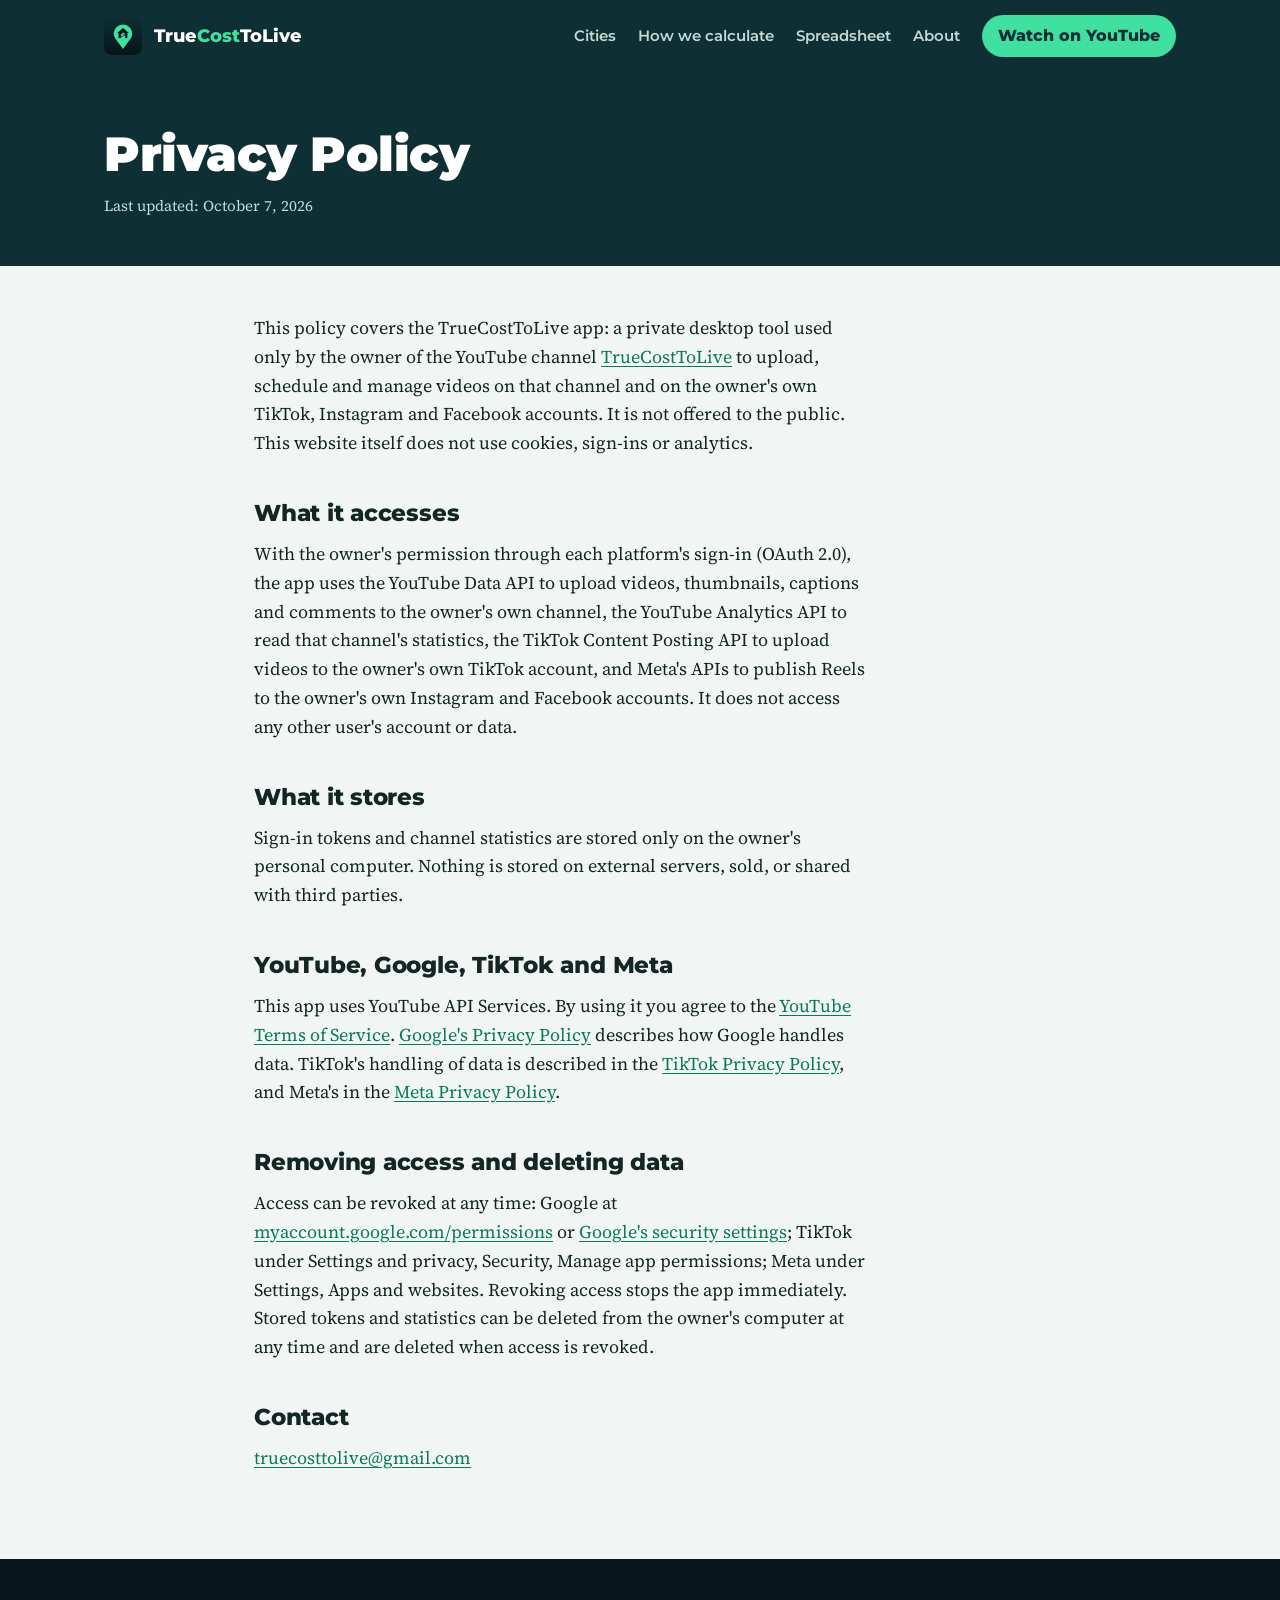
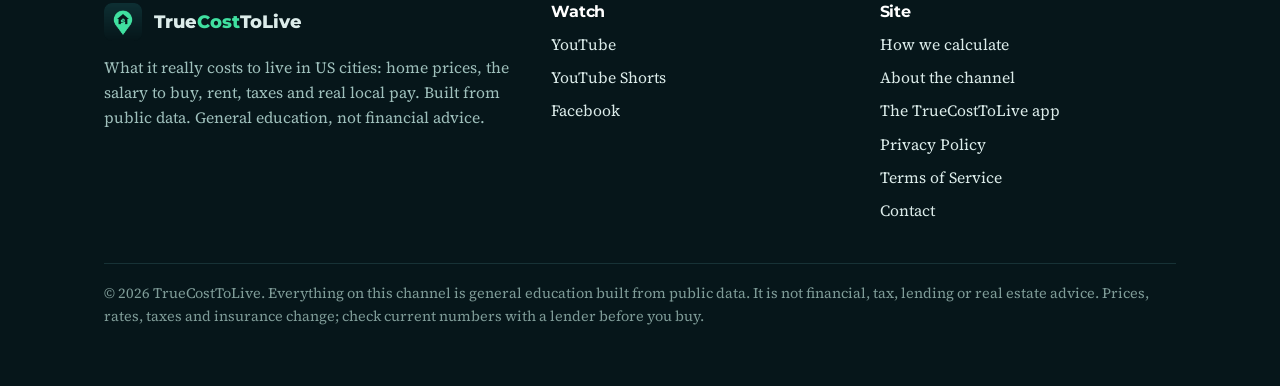
<file: privacy-policy.html>
<!doctype html>
<html lang="en">
<head>
<meta charset="utf-8">
<meta name="viewport" content="width=device-width, initial-scale=1">
<title>Privacy Policy | TrueCostToLive</title>
<meta name="description" content="Privacy Policy for the TrueCostToLive app.">
<link rel="icon" href="favicon.ico" sizes="any">
<link rel="icon" type="image/png" sizes="32x32" href="assets/img/favicon-32.png">
<link rel="icon" type="image/png" sizes="512x512" href="assets/img/icon-512.png">
<link rel="apple-touch-icon" href="apple-touch-icon.png">
<meta name="theme-color" content="#0e3034">
<meta property="og:title" content="Privacy Policy | TrueCostToLive">
<meta property="og:description" content="Privacy Policy for the TrueCostToLive app.">
<meta property="og:image" content="https://tonydo2020.github.io/TrueCostToLive/assets/img/og-image.png">
<meta property="og:url" content="https://tonydo2020.github.io/TrueCostToLive/privacy-policy.html">
<meta property="og:type" content="website">
<meta name="twitter:card" content="summary_large_image">
<link rel="preconnect" href="https://fonts.googleapis.com">
<link rel="preconnect" href="https://fonts.gstatic.com" crossorigin>
<link href="https://fonts.googleapis.com/css2?family=Source+Serif+4:ital,opsz,wght@0,8..60,400;0,8..60,600;1,8..60,400&display=swap" rel="stylesheet">
<link rel="stylesheet" href="assets/site.css">
</head>
<body>
<a class="skip" href="#main">Skip to content</a>
<header class="site-head">
  <div class="wrap">
    <a class="brand" href="index.html"><img src="assets/img/icon-512.png" alt="" width="38" height="38"><span>True<b>Cost</b>ToLive</span></a>
    <nav class="nav" aria-label="Main"><a href="index.html">Cities</a><a href="methodology.html">How we calculate</a><a href="planner.html">Spreadsheet</a><a href="about.html">About</a><a class="btn btn-gold" href="https://www.youtube.com/@truecosttolive">Watch on YouTube</a></nav>
  </div>
</header>
<main id="main">

<section class="page-head"><div class="wrap"><h1>Privacy Policy</h1><p class="updated" style="color:#c3d9d6">Last updated: October 7, 2026</p></div></section>
<section class="article"><div class="wrap">
<p>This policy covers the TrueCostToLive app: a private desktop tool used only by the owner of the YouTube channel <a href="https://www.youtube.com/@truecosttolive">TrueCostToLive</a> to upload, schedule and manage videos on that channel and on the owner's own TikTok, Instagram and Facebook accounts. It is not offered to the public. This website itself does not use cookies, sign-ins or analytics.</p>
<h2>What it accesses</h2>
<p>With the owner's permission through each platform's sign-in (OAuth 2.0), the app uses the YouTube Data API to upload videos, thumbnails, captions and comments to the owner's own channel, the YouTube Analytics API to read that channel's statistics, the TikTok Content Posting API to upload videos to the owner's own TikTok account, and Meta's APIs to publish Reels to the owner's own Instagram and Facebook accounts. It does not access any other user's account or data.</p>
<h2>What it stores</h2>
<p>Sign-in tokens and channel statistics are stored only on the owner's personal computer. Nothing is stored on external servers, sold, or shared with third parties.</p>
<h2>YouTube, Google, TikTok and Meta</h2>
<p>This app uses YouTube API Services. By using it you agree to the <a href="https://www.youtube.com/t/terms">YouTube Terms of Service</a>. <a href="https://policies.google.com/privacy">Google's Privacy Policy</a> describes how Google handles data. TikTok's handling of data is described in the <a href="https://www.tiktok.com/legal/privacy-policy">TikTok Privacy Policy</a>, and Meta's in the <a href="https://www.facebook.com/privacy/policy/">Meta Privacy Policy</a>.</p>
<h2>Removing access and deleting data</h2>
<p>Access can be revoked at any time: Google at <a href="https://myaccount.google.com/permissions">myaccount.google.com/permissions</a> or <a href="https://security.google.com/settings/security/permissions">Google's security settings</a>; TikTok under Settings and privacy, Security, Manage app permissions; Meta under Settings, Apps and websites. Revoking access stops the app immediately. Stored tokens and statistics can be deleted from the owner's computer at any time and are deleted when access is revoked.</p>
<h2>Contact</h2>
<p><a href="mailto:truecosttolive@gmail.com">truecosttolive@gmail.com</a></p>
</div></section>

</main>
<footer class="site-foot">
  <div class="wrap">
    <div>
      <a class="brand" href="index.html"><img src="assets/img/icon-512.png" alt="" width="38" height="38"><span>True<b>Cost</b>ToLive</span></a>
      <p style="margin-top:14px">What it really costs to live in US cities: home prices, the salary to buy, rent, taxes and real local pay. Built from public data. General education, not financial advice.</p>
    </div>
    <div>
      <h3>Watch</h3>
      <ul>
        <li><a href="https://www.youtube.com/@truecosttolive">YouTube</a></li>
        <li><a href="https://www.youtube.com/@truecosttolive/shorts">YouTube Shorts</a></li>
        <li><a href="https://www.facebook.com/truecosttolive">Facebook</a></li>
      </ul>
    </div>
    <div>
      <h3>Site</h3>
      <ul>
        <li><a href="methodology.html">How we calculate</a></li>
        <li><a href="about.html">About the channel</a></li>
        <li><a href="about.html#app">The TrueCostToLive app</a></li>
        <li><a href="privacy-policy.html">Privacy Policy</a></li>
        <li><a href="terms-of-service.html">Terms of Service</a></li>
        <li><a href="mailto:truecosttolive@gmail.com">Contact</a></li>
      </ul>
    </div>
    <p class="fine">© 2026 TrueCostToLive. Everything on this channel is general education built from public data. It is not financial, tax, lending or real estate advice. Prices, rates, taxes and insurance change; check current numbers with a lender before you buy.</p>
  </div>
</footer>
</body>
</html>
</file>
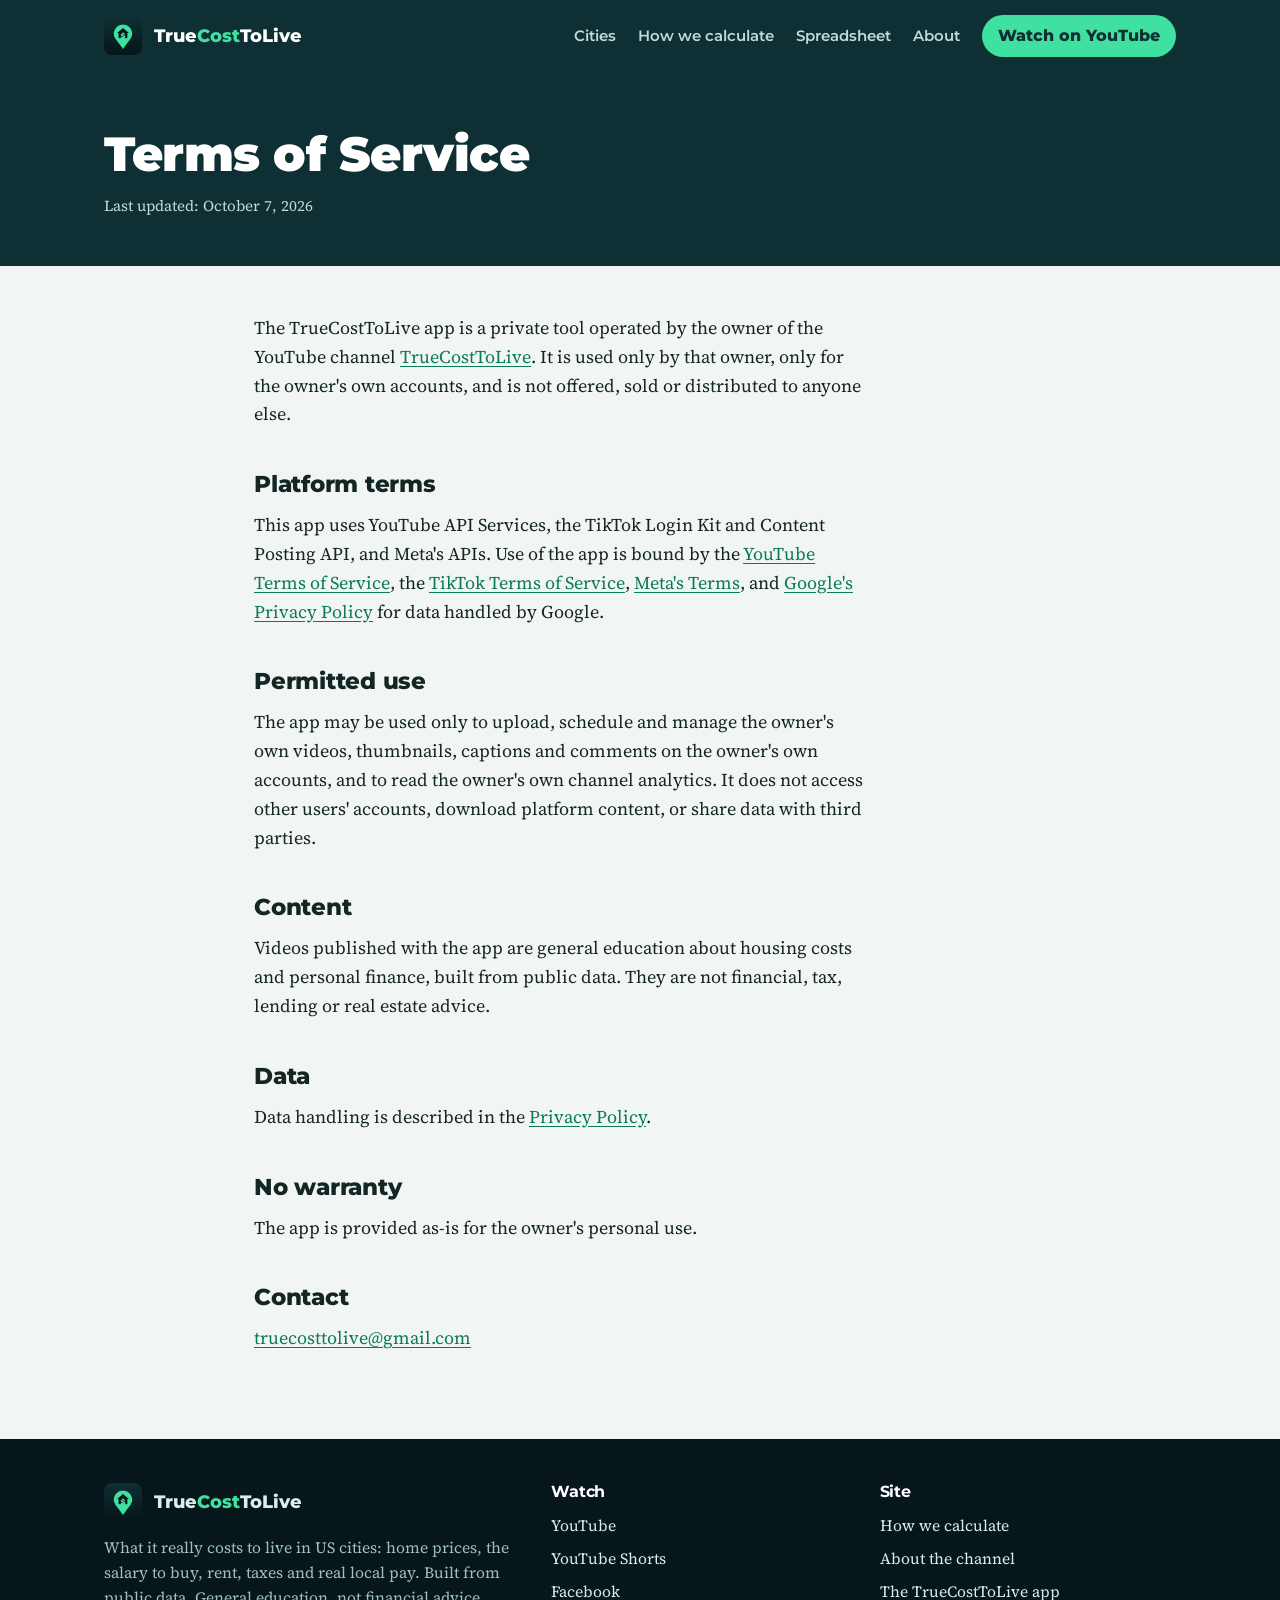
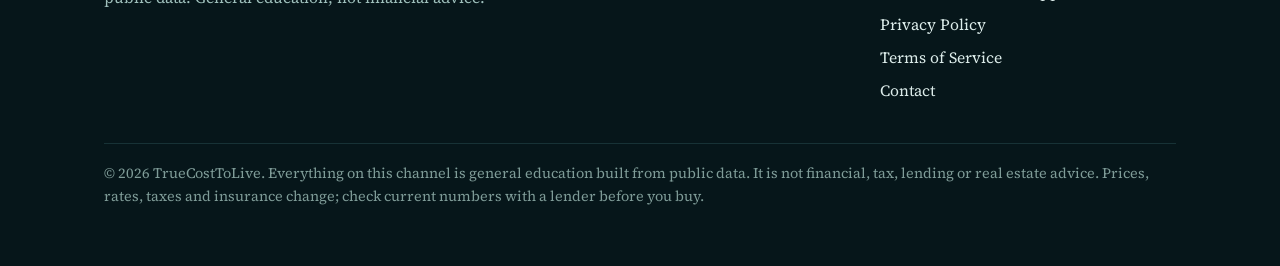
<file: terms-of-service.html>
<!doctype html>
<html lang="en">
<head>
<meta charset="utf-8">
<meta name="viewport" content="width=device-width, initial-scale=1">
<title>Terms of Service | TrueCostToLive</title>
<meta name="description" content="Terms of Service for the TrueCostToLive app.">
<link rel="icon" href="favicon.ico" sizes="any">
<link rel="icon" type="image/png" sizes="32x32" href="assets/img/favicon-32.png">
<link rel="icon" type="image/png" sizes="512x512" href="assets/img/icon-512.png">
<link rel="apple-touch-icon" href="apple-touch-icon.png">
<meta name="theme-color" content="#0e3034">
<meta property="og:title" content="Terms of Service | TrueCostToLive">
<meta property="og:description" content="Terms of Service for the TrueCostToLive app.">
<meta property="og:image" content="https://tonydo2020.github.io/TrueCostToLive/assets/img/og-image.png">
<meta property="og:url" content="https://tonydo2020.github.io/TrueCostToLive/terms-of-service.html">
<meta property="og:type" content="website">
<meta name="twitter:card" content="summary_large_image">
<link rel="preconnect" href="https://fonts.googleapis.com">
<link rel="preconnect" href="https://fonts.gstatic.com" crossorigin>
<link href="https://fonts.googleapis.com/css2?family=Source+Serif+4:ital,opsz,wght@0,8..60,400;0,8..60,600;1,8..60,400&display=swap" rel="stylesheet">
<link rel="stylesheet" href="assets/site.css">
</head>
<body>
<a class="skip" href="#main">Skip to content</a>
<header class="site-head">
  <div class="wrap">
    <a class="brand" href="index.html"><img src="assets/img/icon-512.png" alt="" width="38" height="38"><span>True<b>Cost</b>ToLive</span></a>
    <nav class="nav" aria-label="Main"><a href="index.html">Cities</a><a href="methodology.html">How we calculate</a><a href="planner.html">Spreadsheet</a><a href="about.html">About</a><a class="btn btn-gold" href="https://www.youtube.com/@truecosttolive">Watch on YouTube</a></nav>
  </div>
</header>
<main id="main">

<section class="page-head"><div class="wrap"><h1>Terms of Service</h1><p class="updated" style="color:#c3d9d6">Last updated: October 7, 2026</p></div></section>
<section class="article"><div class="wrap">
<p>The TrueCostToLive app is a private tool operated by the owner of the YouTube channel <a href="https://www.youtube.com/@truecosttolive">TrueCostToLive</a>. It is used only by that owner, only for the owner's own accounts, and is not offered, sold or distributed to anyone else.</p>
<h2>Platform terms</h2>
<p>This app uses YouTube API Services, the TikTok Login Kit and Content Posting API, and Meta's APIs. Use of the app is bound by the <a href="https://www.youtube.com/t/terms">YouTube Terms of Service</a>, the <a href="https://www.tiktok.com/legal/terms-of-service">TikTok Terms of Service</a>, <a href="https://www.facebook.com/terms.php">Meta's Terms</a>, and <a href="https://policies.google.com/privacy">Google's Privacy Policy</a> for data handled by Google.</p>
<h2>Permitted use</h2>
<p>The app may be used only to upload, schedule and manage the owner's own videos, thumbnails, captions and comments on the owner's own accounts, and to read the owner's own channel analytics. It does not access other users' accounts, download platform content, or share data with third parties.</p>
<h2>Content</h2>
<p>Videos published with the app are general education about housing costs and personal finance, built from public data. They are not financial, tax, lending or real estate advice.</p>
<h2>Data</h2>
<p>Data handling is described in the <a href="privacy-policy.html">Privacy Policy</a>.</p>
<h2>No warranty</h2>
<p>The app is provided as-is for the owner's personal use.</p>
<h2>Contact</h2>
<p><a href="mailto:truecosttolive@gmail.com">truecosttolive@gmail.com</a></p>
</div></section>

</main>
<footer class="site-foot">
  <div class="wrap">
    <div>
      <a class="brand" href="index.html"><img src="assets/img/icon-512.png" alt="" width="38" height="38"><span>True<b>Cost</b>ToLive</span></a>
      <p style="margin-top:14px">What it really costs to live in US cities: home prices, the salary to buy, rent, taxes and real local pay. Built from public data. General education, not financial advice.</p>
    </div>
    <div>
      <h3>Watch</h3>
      <ul>
        <li><a href="https://www.youtube.com/@truecosttolive">YouTube</a></li>
        <li><a href="https://www.youtube.com/@truecosttolive/shorts">YouTube Shorts</a></li>
        <li><a href="https://www.facebook.com/truecosttolive">Facebook</a></li>
      </ul>
    </div>
    <div>
      <h3>Site</h3>
      <ul>
        <li><a href="methodology.html">How we calculate</a></li>
        <li><a href="about.html">About the channel</a></li>
        <li><a href="about.html#app">The TrueCostToLive app</a></li>
        <li><a href="privacy-policy.html">Privacy Policy</a></li>
        <li><a href="terms-of-service.html">Terms of Service</a></li>
        <li><a href="mailto:truecosttolive@gmail.com">Contact</a></li>
      </ul>
    </div>
    <p class="fine">© 2026 TrueCostToLive. Everything on this channel is general education built from public data. It is not financial, tax, lending or real estate advice. Prices, rates, taxes and insurance change; check current numbers with a lender before you buy.</p>
  </div>
</footer>
</body>
</html>
</file>
<file: assets/site.css>
@font-face {
  font-family: "Montserrat";
  src: url("fonts/Montserrat.ttf") format("truetype");
  font-weight: 100 900;
  font-display: swap;
}

:root {
  --navy: #0e3034;          /* deep teal (kept the old variable names so the rules below read the same) */
  --navy-deep: #06161a;
  --gold: #40e0a0;          /* mint accent */
  --page: #f1f6f5;
  --ink: #142624;
  --slate: #536b68;
  --line: #d3e2df;
  --white: #ffffff;
  --display: "Montserrat", "Segoe UI", system-ui, sans-serif;
  --body: "Source Serif 4", Georgia, "Times New Roman", serif;
  --wrap: 1120px;
}

* { box-sizing: border-box; }
html { -webkit-text-size-adjust: 100%; }
body {
  margin: 0;
  background: var(--page);
  color: var(--ink);
  font-family: var(--body);
  font-size: 1.125rem;
  line-height: 1.6;
}
img { max-width: 100%; display: block; }
a { color: #0b7a57; text-underline-offset: 3px; }
a:hover { color: var(--navy); }
:focus-visible { outline: 3px solid var(--gold); outline-offset: 3px; border-radius: 4px; }

.wrap { max-width: var(--wrap); margin: 0 auto; padding: 0 24px; }
.skip { position: absolute; left: -999px; top: 0; background: var(--gold); color: var(--navy); padding: 10px 14px; z-index: 10; }
.skip:focus { left: 12px; top: 12px; }

h1, h2, h3, .display { font-family: var(--display); color: inherit; line-height: 1.12; letter-spacing: -0.01em; }
h1 { font-size: clamp(2.3rem, 5.2vw, 4rem); font-weight: 900; margin: 0 0 18px; }
h2 { font-size: clamp(1.6rem, 3vw, 2.2rem); font-weight: 800; margin: 0 0 14px; }
h3 { font-size: 1.15rem; font-weight: 700; margin: 0 0 6px; }
p { margin: 0 0 14px; max-width: 68ch; }

/* ---------- header ---------- */
.site-head { background: var(--navy); color: var(--white); }
.site-head .wrap { display: flex; align-items: center; gap: 28px; min-height: 72px; flex-wrap: wrap; }
.brand { display: flex; align-items: center; gap: 12px; text-decoration: none; color: var(--white); font-family: var(--display); font-weight: 800; font-size: 1.15rem; }
.brand img { width: 38px; height: 38px; }
.brand b { color: var(--gold); font-weight: 800; }
.nav { display: flex; gap: 22px; flex-wrap: wrap; margin-left: auto; align-items: center; font-family: var(--display); font-size: 0.95rem; font-weight: 600; }
.nav a { color: #c3d9d6; text-decoration: none; padding: 6px 0; }
.nav a:hover, .nav a[aria-current="page"] { color: var(--white); box-shadow: inset 0 -2px 0 var(--gold); }

.btn { display: inline-block; font-family: var(--display); font-weight: 800; font-size: 1rem; text-decoration: none; padding: 13px 22px; border-radius: 999px; }
.btn-gold { background: var(--gold); color: var(--navy); }
.btn-gold:hover { background: #6febbb; color: var(--navy); }
.btn-ghost { color: var(--white); box-shadow: inset 0 0 0 2px rgba(255, 255, 255, 0.35); }
.btn-ghost:hover { color: var(--white); box-shadow: inset 0 0 0 2px var(--gold); }
.nav .btn { padding: 8px 16px; color: var(--navy); }
.nav .btn:hover { box-shadow: none; color: var(--navy); }

/* ---------- hero ---------- */
.hero { background: radial-gradient(120% 120% at 80% 10%, #164a50 0%, var(--navy) 45%, var(--navy-deep) 100%); color: var(--white); padding: 72px 0 84px; overflow: hidden; }
.hero .wrap { display: grid; grid-template-columns: 1.15fr 0.85fr; gap: 48px; align-items: center; }
.hero .ask { font-family: var(--display); font-weight: 600; color: #9fc0bc; font-size: 1.1rem; margin-bottom: 10px; }
.hero h1 { color: var(--white); }
.answer { font-family: var(--display); font-size: clamp(1.25rem, 2.4vw, 1.6rem); font-weight: 700; margin: 0 0 22px; color: #e6f2f0; }
.answer strong { color: var(--gold); font-weight: 900; }
.hero p { color: #c3d9d6; }
.cta-row { display: flex; gap: 14px; flex-wrap: wrap; margin-top: 26px; }

/* hero chart: salary needed vs what the typical household earns */
.gap { background: rgba(255, 255, 255, 0.04); border: 1px solid rgba(255, 255, 255, 0.10); border-radius: 18px; padding: 26px 26px 22px; }
.gap h2 { font-size: 1.05rem; font-weight: 700; color: #9fc0bc; margin: 0 0 18px; letter-spacing: 0; }
.gap .row { margin-bottom: 18px; }
.gap .lab { display: flex; justify-content: space-between; font-family: var(--display); font-weight: 700; font-size: 0.98rem; color: #e6f2f0; margin-bottom: 8px; }
.gap .lab b { font-weight: 900; }
.gap .track { height: 34px; border-radius: 10px; background: rgba(255, 255, 255, 0.07); overflow: hidden; }
.gap .fill { height: 100%; border-radius: 10px; transform-origin: left; }
.gap .need .fill { background: var(--gold); width: 100%; }
.gap .have .fill { background: #9fc0bc; width: 63%; }
.gap .need .lab b { color: var(--gold); }
.gap .note-sm { font-family: var(--display); font-size: 0.85rem; color: #9fc0bc; margin: 6px 0 0; max-width: none; }
@media (prefers-reduced-motion: no-preference) {
  .gap .fill { animation: grow 900ms cubic-bezier(.2, .8, .2, 1) both; }
  .gap .have .fill { animation-delay: 150ms; }
  @keyframes grow { from { transform: scaleX(0.03); } to { transform: scaleX(1); } }
}

/* ---------- sections ---------- */
.section { padding: 72px 0; }
.section.alt { background: var(--white); border-top: 1px solid var(--line); border-bottom: 1px solid var(--line); }
.lede { color: var(--slate); font-size: 1.15rem; margin-bottom: 30px; }

.videos { display: grid; grid-template-columns: repeat(3, 1fr); gap: 26px; }
.video { text-decoration: none; color: var(--ink); }
.video .thumb { aspect-ratio: 16 / 9; border-radius: 12px; overflow: hidden; background: var(--navy); }
.video .thumb img { width: 100%; height: 100%; object-fit: cover; }
.video h3 { margin-top: 12px; font-size: 1.05rem; line-height: 1.3; }
.video:hover h3 { color: #0b7a57; }
.video .len { font-family: var(--display); font-size: 0.85rem; font-weight: 600; color: var(--slate); }

.steps { list-style: none; margin: 0; padding: 0; display: grid; grid-template-columns: repeat(7, 1fr); gap: 0; border-top: 6px solid var(--navy); }
.steps li { padding: 18px 14px 0 0; position: relative; }
.steps li::before { content: counter(step); counter-increment: step; display: grid; place-items: center; width: 36px; height: 36px; margin-top: -39px; margin-bottom: 14px; border-radius: 50%; background: var(--navy); color: var(--gold); font-family: var(--display); font-weight: 800; font-size: 0.95rem; }
.steps li:last-child::before { background: var(--gold); color: var(--navy); }
.steps { counter-reset: step; }
.steps h3 { font-size: 1rem; }
.steps p { font-size: 0.95rem; color: var(--slate); line-height: 1.5; }

.two { display: grid; grid-template-columns: 1fr 1fr; gap: 48px; }
.sources { margin: 0; padding: 0; list-style: none; columns: 2; column-gap: 32px; }
.sources li { break-inside: avoid; padding: 8px 0; border-bottom: 1px solid var(--line); font-size: 1rem; }

details { border-bottom: 1px solid var(--line); padding: 16px 0; }
summary { cursor: pointer; font-family: var(--display); font-weight: 700; font-size: 1.05rem; list-style: none; display: flex; justify-content: space-between; gap: 16px; }
summary::-webkit-details-marker { display: none; }
summary::after { content: "+"; font-weight: 800; color: var(--slate); }
details[open] summary::after { content: "–"; }
details p { margin: 12px 0 0; color: #2f4441; }

/* ---------- article pages (about, methodology, policies) ---------- */
.page-head { background: var(--navy); color: var(--white); padding: 56px 0 48px; }
.page-head h1 { color: var(--white); margin: 0; font-size: clamp(2rem, 4vw, 3rem); }
.page-head p { color: #c3d9d6; margin: 12px 0 0; }
.article { padding: 48px 0 72px; }
.article .wrap { max-width: 820px; }
.article h2 { font-size: 1.45rem; margin-top: 42px; }
.article h3 { margin-top: 26px; }
.article ul { padding-left: 22px; max-width: 68ch; }
.article li { margin-bottom: 6px; }
.updated { color: var(--slate); font-size: 0.95rem; }
.note { background: var(--white); border-left: 5px solid var(--gold); padding: 16px 20px; border-radius: 0 10px 10px 0; margin: 24px 0; }
.table { width: 100%; border-collapse: collapse; font-size: 1rem; margin: 12px 0 24px; }
.table th, .table td { text-align: left; padding: 10px 12px; border-bottom: 1px solid var(--line); vertical-align: top; }
.table th { font-family: var(--display); font-size: 0.9rem; font-weight: 700; color: var(--slate); }

.cities { overflow-x: auto; }
.cities .table td:first-child { font-family: var(--display); font-weight: 700; }
.cities .table td.big { font-family: var(--display); font-weight: 800; color: var(--navy); }
.soon { display: inline-block; font-family: var(--display); font-size: 0.8rem; font-weight: 800; color: var(--navy); background: var(--gold); border-radius: 999px; padding: 3px 10px; margin-left: 8px; vertical-align: middle; }

/* ---------- footer ---------- */
.site-foot { background: var(--navy-deep); color: #9fc0bc; padding: 44px 0; font-size: 0.98rem; }
.site-foot .wrap { display: grid; grid-template-columns: 1.4fr 1fr 1fr; gap: 32px; }
.site-foot a { color: #dcecea; text-decoration: none; }
.site-foot a:hover { color: var(--gold); }
.site-foot ul { list-style: none; margin: 0; padding: 0; }
.site-foot li { margin-bottom: 8px; }
.site-foot h3 { color: var(--white); font-size: 0.98rem; margin-bottom: 12px; }
.site-foot .fine { grid-column: 1 / -1; max-width: none; border-top: 1px solid #173236; padding-top: 18px; font-size: 0.9rem; color: #7f9c98; }

/* ---------- responsive ---------- */
@media (max-width: 920px) {
  .hero .wrap, .two { grid-template-columns: 1fr; }
  .gap { margin-top: 36px; }
  .videos { grid-template-columns: 1fr 1fr; }
  .steps { grid-template-columns: 1fr; border-top: 0; border-left: 6px solid var(--navy); padding-left: 22px; }
  .steps li { padding: 0 0 20px 0; }
  .steps li::before { position: absolute; left: -43px; top: -4px; margin: 0; }
  .sources { columns: 1; }
  .site-foot .wrap { grid-template-columns: 1fr 1fr; }
}
@media (max-width: 600px) {
  body { font-size: 1.06rem; }
  .nav { margin-left: 0; gap: 16px; }
  .site-head .wrap { padding-top: 12px; padding-bottom: 12px; }
  .videos { grid-template-columns: 1fr; }
  .site-foot .wrap { grid-template-columns: 1fr; }
  .hero { padding: 48px 0 60px; }
}
</file>
